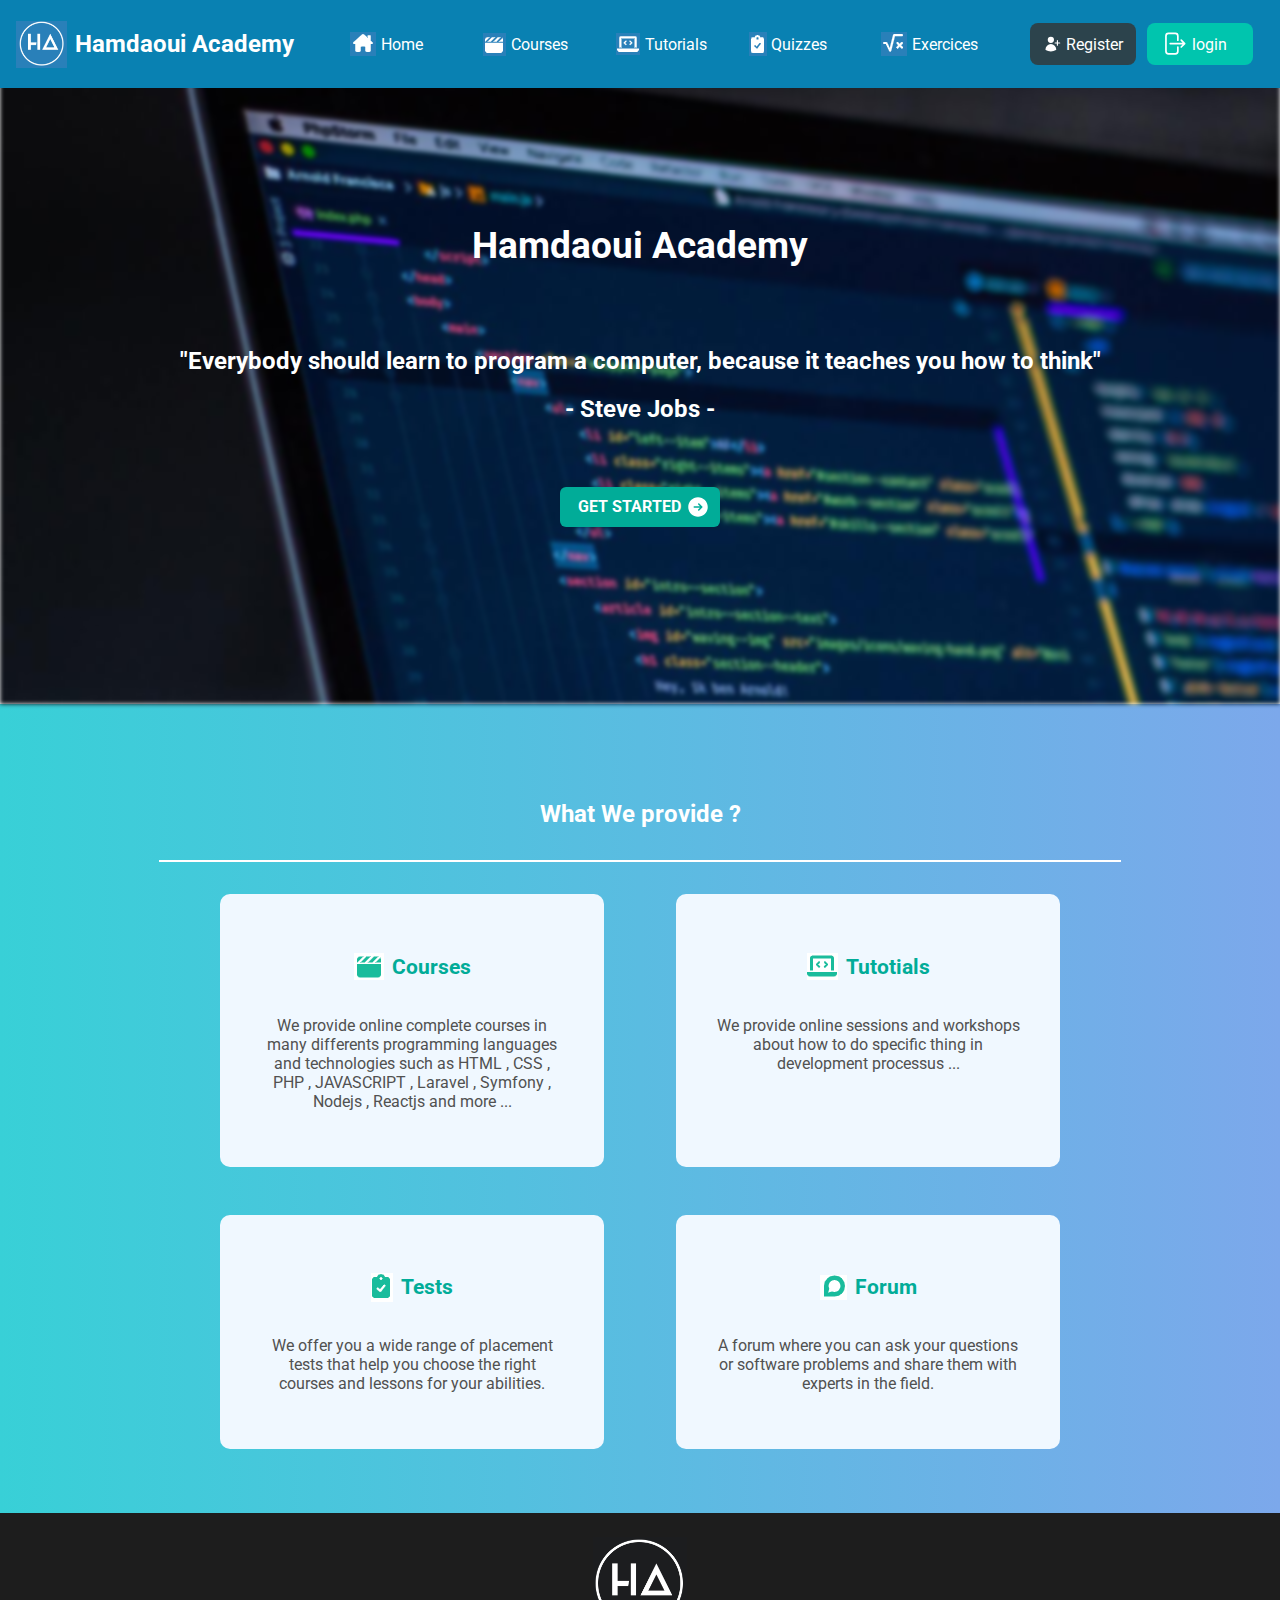
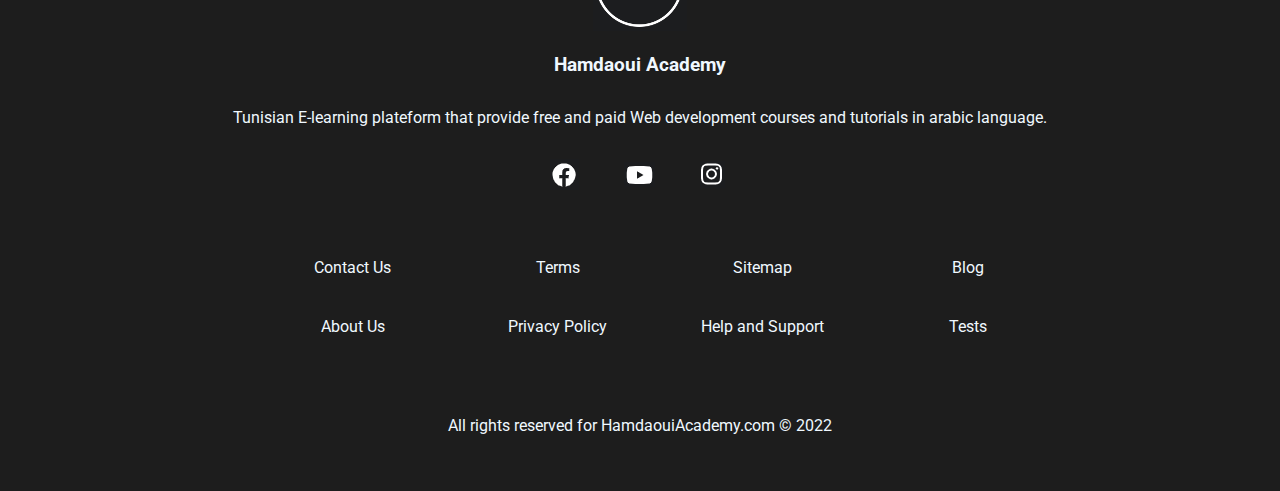
<file: index.html>
<!DOCTYPE html>
<html lang="en">
<head>
    <meta charset="UTF-8">
    <link rel="preconnect" href="https://fonts.googleapis.com">
    <link rel="preconnect" href="https://fonts.gstatic.com" crossorigin>
    <link href="https://fonts.googleapis.com/css2?family=Roboto&display=swap" rel="stylesheet">
    <link rel="stylesheet" href="shared.css">
    <link rel="stylesheet" href="style.css">
    <title>Hamdaoui Academy : Home</title>
</head>
<body>
    <header>
        <div id="page-title">
            <img src="./photos/icons/logo.PNG" alt="logo">
            <a href="index.html">Hamdaoui Academy</a>
        </div>
        <div id="options">
            <ul>
                <li>
                    <a href="index.html">
                        <img src="/photos/icons/home.PNG" alt="home">
                        <p>Home</p>
                    </a>
                </li>
                <li>
                    <a href="courses.html">
                        <img src="/photos/icons/courses.PNG" alt="courses">
                        <p>Courses</p>
                    </a>
                </li>
                <li>
                    <a href="tutorials.html">
                        <img src="/photos/icons/tutos.PNG" alt="tutorials">
                        <p>Tutorials</p>
                    </a>
                </li>
                <li>
                    <a href="quizzes.html">
                        <img src="/photos/icons/quizzes.PNG" alt="quizzes">
                        <p>Quizzes</p>
                    </a>
                </li>
                <li>
                    <a href="exercices.html">
                        <img src="/photos/icons/exercices.PNG" alt="exercices">
                        <p>Exercices</p>
                    </a>
                </li>
            </ul>
        </div>
        <div id="register-login">
            <a href="register.html" id="register">
                <svg xmlns="http://www.w3.org/2000/svg" viewBox="0 0 24 24" fill="currentColor" class="w-6 h-6">
                    <path d="M6.25 6.375a4.125 4.125 0 118.25 0 4.125 4.125 0 01-8.25 0zM3.25 19.125a7.125 7.125 0 0114.25 0v.003l-.001.119a.75.75 0 01-.363.63 13.067 13.067 0 01-6.761 1.873c-2.472 0-4.786-.684-6.76-1.873a.75.75 0 01-.364-.63l-.001-.122zM19.75 7.5a.75.75 0 00-1.5 0v2.25H16a.75.75 0 000 1.5h2.25v2.25a.75.75 0 001.5 0v-2.25H22a.75.75 0 000-1.5h-2.25V7.5z" />
                </svg>  
                <p>Register</p>      
            </a>
            <a href="login.html" id="login">
                <svg xmlns="http://www.w3.org/2000/svg" viewBox="0 0 24 24" fill="currentColor" class="w-6 h-6">
                    <path fill-rule="evenodd" d="M7.5 3.75A1.5 1.5 0 006 5.25v13.5a1.5 1.5 0 001.5 1.5h6a1.5 1.5 0 001.5-1.5V15a.75.75 0 011.5 0v3.75a3 3 0 01-3 3h-6a3 3 0 01-3-3V5.25a3 3 0 013-3h6a3 3 0 013 3V9A.75.75 0 0115 9V5.25a1.5 1.5 0 00-1.5-1.5h-6zm10.72 4.72a.75.75 0 011.06 0l3 3a.75.75 0 010 1.06l-3 3a.75.75 0 11-1.06-1.06l1.72-1.72H9a.75.75 0 010-1.5h10.94l-1.72-1.72a.75.75 0 010-1.06z" clip-rule="evenodd" />
                </svg>                          
                <p>login</p>  
            </a>
        </div>
    </header>

    <main>
        <section id="hero-section">
            <div id="bg-pic"></div>
            <div id="description">
                <h1>Hamdaoui Academy</h1>
                <h2>"Everybody should learn to program a computer, because it teaches you how to think"</h2>
                <h2>- Steve Jobs -</h2>
                <a href="">
                    <p>Get started</p> 
                    <svg xmlns="http://www.w3.org/2000/svg" viewBox="0 0 24 24" fill="currentColor" class="w-6 h-6">
                    <path fill-rule="evenodd" d="M12 2.25c-5.385 0-9.75 4.365-9.75 9.75s4.365 9.75 9.75 9.75 9.75-4.365 9.75-9.75S17.385 2.25 12 2.25zm4.28 10.28a.75.75 0 000-1.06l-3-3a.75.75 0 10-1.06 1.06l1.72 1.72H8.25a.75.75 0 000 1.5h5.69l-1.72 1.72a.75.75 0 101.06 1.06l3-3z" clip-rule="evenodd" />
                   </svg>
                </a>
            </div>
        </section>

        <section id="services">
            <h2>What We provide ?</h2>
            <hr>
            <ul>
                <li class="service">
                    <div class="title">
                        <img src="/photos/icons/courses-green.PNG" alt="courses"> 
                        <p>Courses</p>
                    </div>
                    <div class="details">
                        <p>We provide online complete courses in many differents programming languages and technologies such as HTML , CSS , PHP , JAVASCRIPT , Laravel , Symfony , Nodejs , Reactjs and more ...</p>
                    </div>
                </li>

                <li class="service">
                    <div class="title">
                        <img src="/photos/icons/tutos-green.PNG" alt="tutorials"> 
                        <p>Tutotials</p>
                    </div>
                    <div class="details">
                        <p> We provide online sessions and workshops about how to do specific thing in development processus ...</p>
                    </div>
                </li>
                
                <li class="service">
                    <div class="title">
                        <img src="/photos/icons/tests-green.PNG" alt="tests"> 
                        <p>Tests</p>
                    </div>
                    <div class="details">
                        <p> We offer you a wide range of placement tests that help you choose the right courses and lessons for your abilities.</p>
                    </div>
                </li>
                
                <li class="service">
                    <div class="title">
                        <img src="/photos/icons/forum-green.PNG" alt="Forum"> 
                        <p>Forum</p>
                    </div>
                    <div class="details">
                        <p> A forum where you can ask your questions or software problems and share them with experts in the field.</p>
                    </div>
                </li>
            </ul>
        </section>
    </main>

    <footer>
        <img src="/photos/icons/logo-black.PNG" alt="logo-black">
        <h3>Hamdaoui Academy</h3>
        <p>Tunisian E-learning plateform that provide free and paid Web development courses and tutorials in arabic language.</p>
        <ul id="social-media">
            <li>
                <a href="https://www.facebook.com/">
                    <img src="/photos/icons/facebook.PNG" alt="facebook_icon">
                </a>
            </li>
            <li>
                <a href="https://www.youtube.com/">
                    <img src="/photos/icons/youtube.PNG" alt="youtube_icon">
                </a>
            </li>
            <li>
                <a href="https://www.instagram.com/">
                    <img src="/photos/icons/instagram.PNG" alt="instagram_icon">
                </a>
            </li>
        </ul>
        <ul class="more-info">
            <li> <a href="">Contact Us</a></li>
            <li> <a href="">Terms</a></li>
            <li> <a href="">Sitemap</a></li>
            <li> <a href="">Blog</a></li>
            <li> <a href="">About Us</a></li>
            <li> <a href="">Privacy Policy</a></li>
            <li> <a href="">Help and Support</a></li>
            <li> <a href="">Tests</a></li>
        </ul>
        <p id="rights">All rights reserved for HamdaouiAcademy.com © 2022</p>
    </footer>    
</body>
</html>
</file>
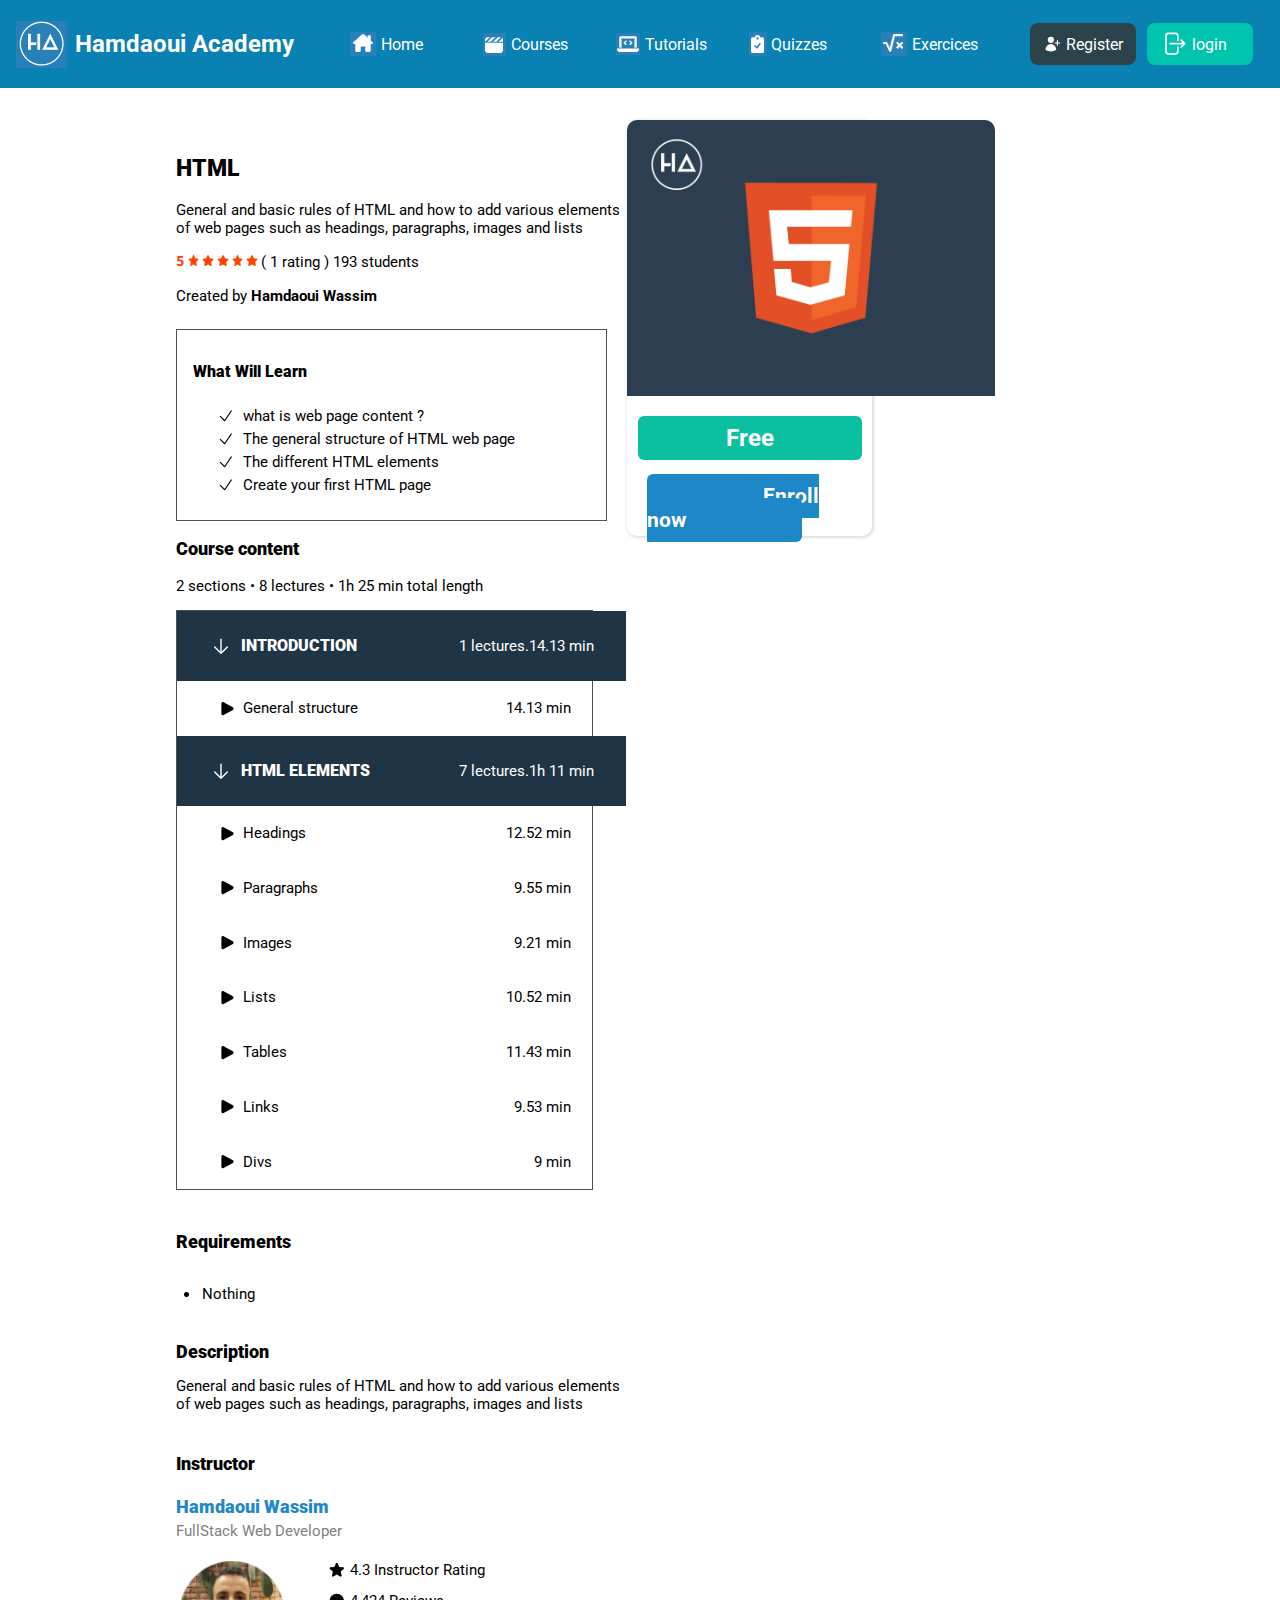
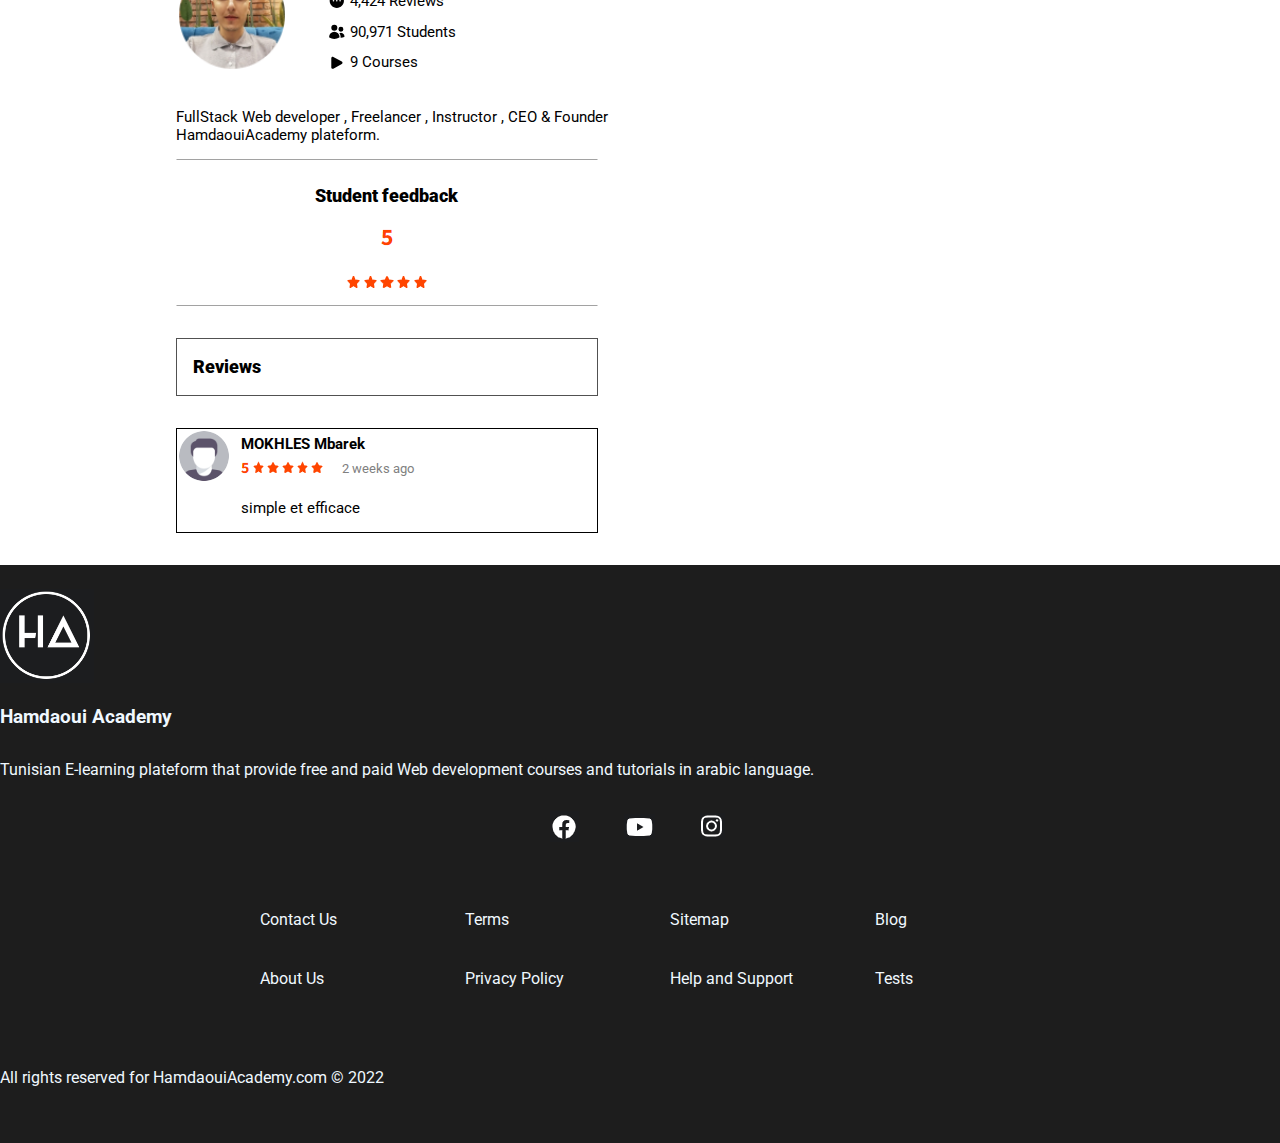
<file: course-HTML.html>
<!DOCTYPE html>
<html lang="en">
<head>
    <meta charset="UTF-8">
    <link rel="preconnect" href="https://fonts.googleapis.com">
    <link rel="preconnect" href="https://fonts.gstatic.com" crossorigin>
    <link href="https://fonts.googleapis.com/css2?family=Roboto&display=swap" rel="stylesheet">
    <link rel="stylesheet" href="shared.css">
    <link rel="stylesheet" href="course-HTML-style.css">
    <title>Hamdaoui Academy : HTML</title>
</head>
<body>
    <header>
        <div id="page-title">
            <img src="./photos/icons/logo.PNG" alt="logo">
            <a href="index.html">Hamdaoui Academy</a>
        </div>
        <div id="options">
            <ul>
                <li>
                    <a href="index.html">
                        <img src="/photos/icons/home.PNG" alt="home">
                        <p>Home</p>
                    </a>
                </li>
                <li>
                    <a href="courses.html">
                        <img src="/photos/icons/courses.PNG" alt="courses">
                        <p>Courses</p>
                    </a>
                </li>
                <li>
                    <a href="tutorials.html">
                        <img src="/photos/icons/tutos.PNG" alt="tutorials">
                        <p>Tutorials</p>
                    </a>
                </li>
                <li>
                    <a href="quizzes.html">
                        <img src="/photos/icons/quizzes.PNG" alt="quizzes">
                        <p>Quizzes</p>
                    </a>
                </li>
                <li>
                    <a href="exercices.html">
                        <img src="/photos/icons/exercices.PNG" alt="exercices">
                        <p>Exercices</p>
                    </a>
                </li>
            </ul>
        </div>
        <div id="register-login">
            <a href="register.html" id="register">
                <svg xmlns="http://www.w3.org/2000/svg" viewBox="0 0 24 24" fill="currentColor" class="w-6 h-6">
                    <path d="M6.25 6.375a4.125 4.125 0 118.25 0 4.125 4.125 0 01-8.25 0zM3.25 19.125a7.125 7.125 0 0114.25 0v.003l-.001.119a.75.75 0 01-.363.63 13.067 13.067 0 01-6.761 1.873c-2.472 0-4.786-.684-6.76-1.873a.75.75 0 01-.364-.63l-.001-.122zM19.75 7.5a.75.75 0 00-1.5 0v2.25H16a.75.75 0 000 1.5h2.25v2.25a.75.75 0 001.5 0v-2.25H22a.75.75 0 000-1.5h-2.25V7.5z" />
                </svg>  
                <p>Register</p>      
            </a>
            <a href="login.html" id="login">
                <svg xmlns="http://www.w3.org/2000/svg" viewBox="0 0 24 24" fill="currentColor" class="w-6 h-6">
                    <path fill-rule="evenodd" d="M7.5 3.75A1.5 1.5 0 006 5.25v13.5a1.5 1.5 0 001.5 1.5h6a1.5 1.5 0 001.5-1.5V15a.75.75 0 011.5 0v3.75a3 3 0 01-3 3h-6a3 3 0 01-3-3V5.25a3 3 0 013-3h6a3 3 0 013 3V9A.75.75 0 0115 9V5.25a1.5 1.5 0 00-1.5-1.5h-6zm10.72 4.72a.75.75 0 011.06 0l3 3a.75.75 0 010 1.06l-3 3a.75.75 0 11-1.06-1.06l1.72-1.72H9a.75.75 0 010-1.5h10.94l-1.72-1.72a.75.75 0 010-1.06z" clip-rule="evenodd" />
                </svg>                          
                <p>login</p>  
            </a>
        </div>
    </header>
    
    <main>
        <div id="space"></div>
        <section id="main-section">
            <section id="main-content">
                <div id="course-intro">
                    <h2> <strong>HTML</strong> </h2>
                    <p>General and basic rules of HTML and how to add various elements of web pages such as headings, paragraphs, images and lists</p>
                    <div id="rating">
                        <img src="/photos/images/stars-orange.PNG" alt="stars">
                        <p>( 1 rating ) 193 students</p>
                    </div>
                    <p>Created by <strong> Hamdaoui Wassim</strong></p>
                </div>
                
                <div id="to_learn">
                    <h3> <strong>What Will Learn</strong> </h3>
                    <div class="learning-step">
                        <svg xmlns="http://www.w3.org/2000/svg" fill="none" viewBox="0 0 24 24" stroke-width="1.5" stroke="currentColor" class="w-6 h-6">
                            <path stroke-linecap="round" stroke-linejoin="round" d="M4.5 12.75l6 6 9-13.5" />
                        </svg>
                        <p>what is web page content ?</p>  
                    </div>
                    <div class="learning-step">
                        <svg xmlns="http://www.w3.org/2000/svg" fill="none" viewBox="0 0 24 24" stroke-width="1.5" stroke="currentColor" class="w-6 h-6">
                            <path stroke-linecap="round" stroke-linejoin="round" d="M4.5 12.75l6 6 9-13.5" />
                        </svg>
                        <p>The general structure of HTML web page</p>  
                    </div>
                    <div class="learning-step">
                        <svg xmlns="http://www.w3.org/2000/svg" fill="none" viewBox="0 0 24 24" stroke-width="1.5" stroke="currentColor" class="w-6 h-6">
                            <path stroke-linecap="round" stroke-linejoin="round" d="M4.5 12.75l6 6 9-13.5" />
                        </svg>
                        <p>The different HTML elements</p>  
                    </div>
                    <div class="learning-step">
                        <svg xmlns="http://www.w3.org/2000/svg" fill="none" viewBox="0 0 24 24" stroke-width="1.5" stroke="currentColor" class="w-6 h-6">
                            <path stroke-linecap="round" stroke-linejoin="round" d="M4.5 12.75l6 6 9-13.5" />
                        </svg>
                        <p>Create your first HTML page</p>  
                    </div>
                </div>
    
                <div id="course-content">
                    <h3> <strong>Course content</strong> </h3>
                    <p>2 sections • 8 lectures • 1h 25 min total length</p>
                    <div id="course-content-details">
                        <div class="course-content-detail">
                            <div class="title" >
                                <svg xmlns="http://www.w3.org/2000/svg" fill="none" viewBox="0 0 24 24" stroke-width="1.5" stroke="currentColor" class="w-6 h-6">
                                    <path stroke-linecap="round" stroke-linejoin="round" d="M12 4.5v15m0 0l6.75-6.75M12 19.5l-6.75-6.75" />
                                </svg>     
                                <h3> <strong> INTRODUCTION</strong></h3>                 
                            </div>
                            <div>
                                <p>1 lectures.14.13 min</p>
                            </div>    
                        </div>
                        
                        <div class="sub-info">
                            <div class="info">
                                <svg xmlns="http://www.w3.org/2000/svg" viewBox="0 0 24 24" fill="currentColor" class="w-6 h-6">
                                    <path fill-rule="evenodd" d="M4.5 5.653c0-1.426 1.529-2.33 2.779-1.643l11.54 6.348c1.295.712 1.295 2.573 0 3.285L7.28 19.991c-1.25.687-2.779-.217-2.779-1.643V5.653z" clip-rule="evenodd" />
                                </svg>                          
                                <p> General structure</p>  
                            </div>
                            <div class="time">
                                <p>14.13 min</p>
                            </div>
                        </div>
                        <div class="course-content-detail">
                            <div class="title" >
                                <svg xmlns="http://www.w3.org/2000/svg" fill="none" viewBox="0 0 24 24" stroke-width="1.5" stroke="currentColor" class="w-6 h-6">
                                    <path stroke-linecap="round" stroke-linejoin="round" d="M12 4.5v15m0 0l6.75-6.75M12 19.5l-6.75-6.75" />
                                </svg>     
                                <h3> <strong>HTML ELEMENTS</strong></h3>                 
                            </div>
                            <div>
                                <p>7 lectures.1h 11 min</p>
                            </div>    
                        </div>
                        
                        <div class="sub-info">
                            <div class="info">
                                <svg xmlns="http://www.w3.org/2000/svg" viewBox="0 0 24 24" fill="currentColor" class="w-6 h-6">
                                    <path fill-rule="evenodd" d="M4.5 5.653c0-1.426 1.529-2.33 2.779-1.643l11.54 6.348c1.295.712 1.295 2.573 0 3.285L7.28 19.991c-1.25.687-2.779-.217-2.779-1.643V5.653z" clip-rule="evenodd" />
                                </svg>                          
                                <p>Headings</p>  
                            </div>
                            <div class="time">
                                <p>12.52 min</p>
                            </div>
                        </div>
    
                        <div class="sub-info">
                            <div class="info">
                                <svg xmlns="http://www.w3.org/2000/svg" viewBox="0 0 24 24" fill="currentColor" class="w-6 h-6">
                                    <path fill-rule="evenodd" d="M4.5 5.653c0-1.426 1.529-2.33 2.779-1.643l11.54 6.348c1.295.712 1.295 2.573 0 3.285L7.28 19.991c-1.25.687-2.779-.217-2.779-1.643V5.653z" clip-rule="evenodd" />
                                </svg>                          
                                <p> Paragraphs</p>  
                            </div>
                            <div class="time">
                                <p>9.55 min</p>
                            </div>
                        </div>
    
                        <div class="sub-info">
                            <div class="info">
                                <svg xmlns="http://www.w3.org/2000/svg" viewBox="0 0 24 24" fill="currentColor" class="w-6 h-6">
                                    <path fill-rule="evenodd" d="M4.5 5.653c0-1.426 1.529-2.33 2.779-1.643l11.54 6.348c1.295.712 1.295 2.573 0 3.285L7.28 19.991c-1.25.687-2.779-.217-2.779-1.643V5.653z" clip-rule="evenodd" />
                                </svg>                          
                                <p>Images</p>  
                            </div>
                            <div class="time">
                                <p>9.21 min</p>
                            </div>
                        </div>
    
                        <div class="sub-info">
                            <div class="info">
                                <svg xmlns="http://www.w3.org/2000/svg" viewBox="0 0 24 24" fill="currentColor" class="w-6 h-6">
                                    <path fill-rule="evenodd" d="M4.5 5.653c0-1.426 1.529-2.33 2.779-1.643l11.54 6.348c1.295.712 1.295 2.573 0 3.285L7.28 19.991c-1.25.687-2.779-.217-2.779-1.643V5.653z" clip-rule="evenodd" />
                                </svg>                          
                                <p> Lists</p>  
                            </div>
                            <div class="time">
                                <p>10.52 min</p>
                            </div>
                        </div>
    
                        <div class="sub-info">
                            <div class="info">
                                <svg xmlns="http://www.w3.org/2000/svg" viewBox="0 0 24 24" fill="currentColor" class="w-6 h-6">
                                    <path fill-rule="evenodd" d="M4.5 5.653c0-1.426 1.529-2.33 2.779-1.643l11.54 6.348c1.295.712 1.295 2.573 0 3.285L7.28 19.991c-1.25.687-2.779-.217-2.779-1.643V5.653z" clip-rule="evenodd" />
                                </svg>                          
                                <p>Tables</p>  
                            </div>
                            <div class="time">
                                <p>11.43 min</p>
                            </div>
                        </div>
    
                        <div class="sub-info">
                            <div class="info">
                                <svg xmlns="http://www.w3.org/2000/svg" viewBox="0 0 24 24" fill="currentColor" class="w-6 h-6">
                                    <path fill-rule="evenodd" d="M4.5 5.653c0-1.426 1.529-2.33 2.779-1.643l11.54 6.348c1.295.712 1.295 2.573 0 3.285L7.28 19.991c-1.25.687-2.779-.217-2.779-1.643V5.653z" clip-rule="evenodd" />
                                </svg>                          
                                <p> Links</p>  
                            </div>
                            <div class="time">
                                <p>9.53 min</p>
                            </div>
                        </div>
    
                        <div class="sub-info">
                            <div class="info">
                                <svg xmlns="http://www.w3.org/2000/svg" viewBox="0 0 24 24" fill="currentColor" class="w-6 h-6">
                                    <path fill-rule="evenodd" d="M4.5 5.653c0-1.426 1.529-2.33 2.779-1.643l11.54 6.348c1.295.712 1.295 2.573 0 3.285L7.28 19.991c-1.25.687-2.779-.217-2.779-1.643V5.653z" clip-rule="evenodd" />
                                </svg>                          
                                <p>  Divs</p>  
                            </div>
                            <div class="time">
                                <p>9 min</p>
                            </div>
                        </div>
                    </div>
                </div>
    
                <div id="requirement">
                    <h3><strong>Requirements</strong></h3>
                    <div>
                        <img src="/photos/icons/point.PNG" alt="point">
                        <p>Nothing</p>
                    </div>
                </div>
    
                <div id="description"> 
                    <h3><strong>Description</strong></h3>
                    <p>General and basic rules of HTML and how to add various elements of web pages such as headings, paragraphs, images and lists</p>
                </div>
    
                <div id="instructor">
                    <h3><strong>Instructor</strong></h3>
                    <div id="instructor-name">
                        <h3><strong>Hamdaoui Wassim</strong></h3>
                        <p>FullStack Web Developer</p>
                    </div>
                    <div id="instructor-info">
                        <img src="/photos/images/instructor.PNG" alt="instructor-pic">
                        <div>
                            <ul>
                                <li>
                                    <svg xmlns="http://www.w3.org/2000/svg" viewBox="0 0 24 24" fill="currentColor" class="w-6 h-6">
                                        <path fill-rule="evenodd" d="M10.788 3.21c.448-1.077 1.976-1.077 2.424 0l2.082 5.007 5.404.433c1.164.093 1.636 1.545.749 2.305l-4.117 3.527 1.257 5.273c.271 1.136-.964 2.033-1.96 1.425L12 18.354 7.373 21.18c-.996.608-2.231-.29-1.96-1.425l1.257-5.273-4.117-3.527c-.887-.76-.415-2.212.749-2.305l5.404-.433 2.082-5.006z" clip-rule="evenodd" />
                                    </svg>
                                    <p> 4.3 Instructor Rating</p>  
                                </li>
    
                                <li>
                                    <svg xmlns="http://www.w3.org/2000/svg" viewBox="0 0 24 24" fill="currentColor" class="w-6 h-6">
                                        <path fill-rule="evenodd" d="M12 2.25c-5.385 0-9.75 4.365-9.75 9.75s4.365 9.75 9.75 9.75 9.75-4.365 9.75-9.75S17.385 2.25 12 2.25zm0 8.625a1.125 1.125 0 100 2.25 1.125 1.125 0 000-2.25zM15.375 12a1.125 1.125 0 112.25 0 1.125 1.125 0 01-2.25 0zM7.5 10.875a1.125 1.125 0 100 2.25 1.125 1.125 0 000-2.25z" clip-rule="evenodd" />
                                    </svg>                                  
                                    <p>  4,424 Reviews</p>  
                                </li>
    
                                <li>
                                    <svg xmlns="http://www.w3.org/2000/svg" viewBox="0 0 24 24" fill="currentColor" class="w-6 h-6">
                                        <path d="M4.5 6.375a4.125 4.125 0 118.25 0 4.125 4.125 0 01-8.25 0zM14.25 8.625a3.375 3.375 0 116.75 0 3.375 3.375 0 01-6.75 0zM1.5 19.125a7.125 7.125 0 0114.25 0v.003l-.001.119a.75.75 0 01-.363.63 13.067 13.067 0 01-6.761 1.873c-2.472 0-4.786-.684-6.76-1.873a.75.75 0 01-.364-.63l-.001-.122zM17.25 19.128l-.001.144a2.25 2.25 0 01-.233.96 10.088 10.088 0 005.06-1.01.75.75 0 00.42-.643 4.875 4.875 0 00-6.957-4.611 8.586 8.586 0 011.71 5.157v.003z" />
                                    </svg>                                                                  
                                    <p>  90,971 Students</p>  
                                </li>
    
                                <li>
                                    <svg xmlns="http://www.w3.org/2000/svg" viewBox="0 0 24 24" fill="currentColor" class="w-6 h-6">
                                        <path fill-rule="evenodd" d="M4.5 5.653c0-1.426 1.529-2.33 2.779-1.643l11.54 6.348c1.295.712 1.295 2.573 0 3.285L7.28 19.991c-1.25.687-2.779-.217-2.779-1.643V5.653z" clip-rule="evenodd" />
                                    </svg>                                                                                                  
                                    <p> 9 Courses</p>  
                                </li>
                            </ul>
                        </div>
                    </div>
                    <p>FullStack Web developer , Freelancer , Instructor , CEO & Founder HamdaouiAcademy plateform.</p>
                </div>
                <div id="student-feedback">
                    <h3><strong>Student feedback</strong></h3>
                    <img src="/photos/images/5stars-orange.PNG" alt="stars">
                </div>
                <div id="reviews">
                    <h3><strong>Reviews</strong></h3>
                </div>
                <div id="review-sec">
                    <div id="review">
                        <img src="/photos/images/review-pic.PNG" alt="pic">
                        <div>
                            <p><strong>MOKHLES Mbarek</strong></p>
                            <div id="rating-review">
                                <img src="/photos/images/stars-orange.PNG" alt="stars">
                                <p> <span> 2 weeks ago </span></p>
                            </div>
                        </div>
                    </div>
                    <p id="rev-p">simple et efficace</p>
                </div>
            </section>
            <aside>
                <img src="/photos/images/html.png" alt="html">
                <h2>Free</h2>
                <a href="">Enroll now</a>
            </aside>
        </section>
    </main>

    <footer>
        <img src="/photos/icons/logo-black.PNG" alt="logo-black">
        <h3>Hamdaoui Academy</h3>
        <p>Tunisian E-learning plateform that provide free and paid Web development courses and tutorials in arabic language.</p>
        <ul id="social-media">
            <li>
                <a href="https://www.facebook.com/">
                    <img src="/photos/icons/facebook.PNG" alt="facebook_icon">
                </a>
            </li>
            <li>
                <a href="https://www.youtube.com/">
                    <img src="/photos/icons/youtube.PNG" alt="youtube_icon">
                </a>
            </li>
            <li>
                <a href="https://www.instagram.com/">
                    <img src="/photos/icons/instagram.PNG" alt="instagram_icon">
                </a>
            </li>
        </ul>
        <ul class="more-info">
            <li> <a href="">Contact Us</a></li>
            <li> <a href="">Terms</a></li>
            <li> <a href="">Sitemap</a></li>
            <li> <a href="">Blog</a></li>
            <li> <a href="">About Us</a></li>
            <li> <a href="">Privacy Policy</a></li>
            <li> <a href="">Help and Support</a></li>
            <li> <a href="">Tests</a></li>
        </ul>
        <p id="rights">All rights reserved for HamdaouiAcademy.com © 2022</p>
    </footer> 
</body>
</file>
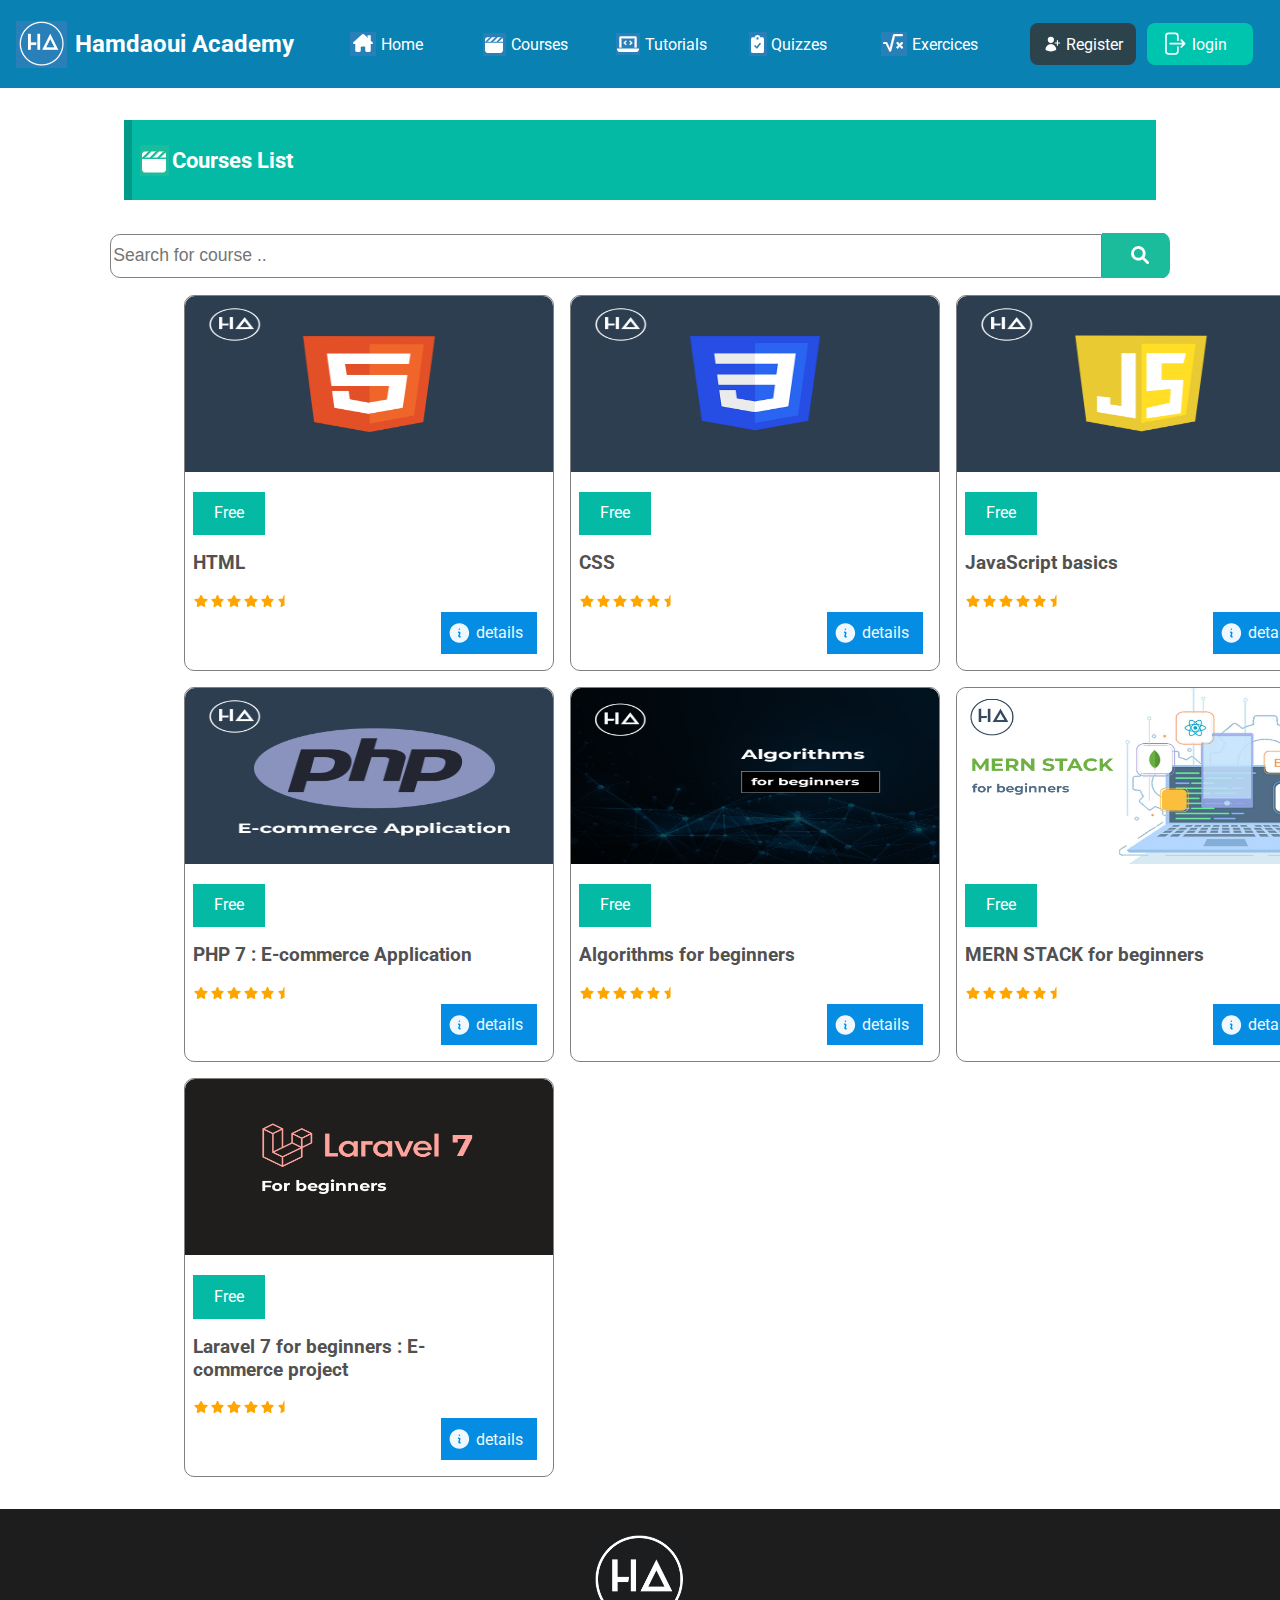
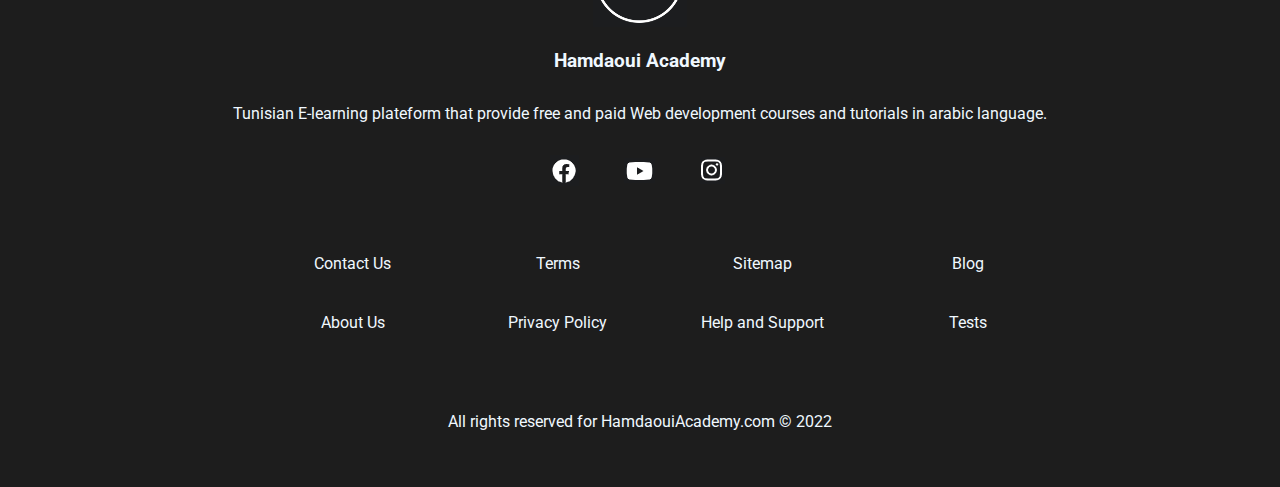
<file: courses.html>
<!DOCTYPE html>
<html lang="en">
<head>
    <meta charset="UTF-8">
    <link rel="preconnect" href="https://fonts.googleapis.com">
    <link rel="preconnect" href="https://fonts.gstatic.com" crossorigin>
    <link href="https://fonts.googleapis.com/css2?family=Roboto&display=swap" rel="stylesheet">
    <link rel="stylesheet" href="shared.css">
    <link rel="stylesheet" href="courses-style.css">
    <title>Hamdaoui Academy : Courses</title>
</head>
<body>
    <header>
        <div id="page-title">
            <img src="./photos/icons/logo.PNG" alt="logo">
            <a href="index.html">Hamdaoui Academy</a>
        </div>
        <div id="options">
            <ul>
                <li>
                    <a href="index.html">
                        <img src="/photos/icons/home.PNG" alt="home">
                        <p>Home</p>
                    </a>
                </li>
                <li>
                    <a href="index.html">
                        <img src="/photos/icons/courses.PNG" alt="courses">
                        <p>Courses</p>
                    </a>
                </li>
                <li>
                    <a href="tutorials.html">
                        <img src="/photos/icons/tutos.PNG" alt="tutorials">
                        <p>Tutorials</p>
                    </a>
                </li>
                <li>
                    <a href="quizzes.html">
                        <img src="/photos/icons/quizzes.PNG" alt="quizzes">
                        <p>Quizzes</p>
                    </a>
                </li>
                <li>
                    <a href="exercices.html">
                        <img src="/photos/icons/exercices.PNG" alt="exercices">
                        <p>Exercices</p>
                    </a>
                </li>
            </ul>
        </div>
        <div id="register-login">
            <a href="register.html" id="register">
                <svg xmlns="http://www.w3.org/2000/svg" viewBox="0 0 24 24" fill="currentColor" class="w-6 h-6">
                    <path d="M6.25 6.375a4.125 4.125 0 118.25 0 4.125 4.125 0 01-8.25 0zM3.25 19.125a7.125 7.125 0 0114.25 0v.003l-.001.119a.75.75 0 01-.363.63 13.067 13.067 0 01-6.761 1.873c-2.472 0-4.786-.684-6.76-1.873a.75.75 0 01-.364-.63l-.001-.122zM19.75 7.5a.75.75 0 00-1.5 0v2.25H16a.75.75 0 000 1.5h2.25v2.25a.75.75 0 001.5 0v-2.25H22a.75.75 0 000-1.5h-2.25V7.5z" />
                </svg>  
                <p>Register</p>      
            </a>
            <a href="login.html" id="login">
                <svg xmlns="http://www.w3.org/2000/svg" viewBox="0 0 24 24" fill="currentColor" class="w-6 h-6">
                    <path fill-rule="evenodd" d="M7.5 3.75A1.5 1.5 0 006 5.25v13.5a1.5 1.5 0 001.5 1.5h6a1.5 1.5 0 001.5-1.5V15a.75.75 0 011.5 0v3.75a3 3 0 01-3 3h-6a3 3 0 01-3-3V5.25a3 3 0 013-3h6a3 3 0 013 3V9A.75.75 0 0115 9V5.25a1.5 1.5 0 00-1.5-1.5h-6zm10.72 4.72a.75.75 0 011.06 0l3 3a.75.75 0 010 1.06l-3 3a.75.75 0 11-1.06-1.06l1.72-1.72H9a.75.75 0 010-1.5h10.94l-1.72-1.72a.75.75 0 010-1.06z" clip-rule="evenodd" />
                </svg>                          
                <p>login</p>  
            </a>
        </div>
    </header>

    <main>
        <div id="space"></div>
        <div id="main-title">
            <img src="/photos/icons/courses-white.PNG" alt="courses">
            <p>Courses List</p>
        </div>

        <div id="search">
            <input type="text" placeholder="Search for course ..">
            <img src="/photos/icons/search-icon.PNG" alt="search-icon">
        </div>
        <div id="list-of-courses">
            <ul>
                <li class="course-option">
                    <img src="/photos/images/html.png" alt="html-icon" class="web-tools-icons">
                    <p class="free-btn">Free</p>
                    <h2>HTML</h2>
                    <img src="/photos/images/stars.PNG" alt="stars" class="stars-img">
                    <a href="course-HTML.html">
                        <svg xmlns="http://www.w3.org/2000/svg" viewBox="0 0 24 24" fill="currentColor" class="w-6 h-6">
                            <path fill-rule="evenodd" d="M2.25 12c0-5.385 4.365-9.75 9.75-9.75s9.75 4.365 9.75 9.75-4.365 9.75-9.75 9.75S2.25 17.385 2.25 12zm8.706-1.442c1.146-.573 2.437.463 2.126 1.706l-.709 2.836.042-.02a.75.75 0 01.67 1.34l-.04.022c-1.147.573-2.438-.463-2.127-1.706l.71-2.836-.042.02a.75.75 0 11-.671-1.34l.041-.022zM12 9a.75.75 0 100-1.5.75.75 0 000 1.5z" clip-rule="evenodd" />
                        </svg>
                        <p>details</p>      
                    </a>
                </li>
                <li class="course-option">
                    <img src="/photos/images/css.png" alt="css-icon" class="web-tools-icons">
                    <p class="free-btn">Free</p>
                    <h2>CSS</h2>
                    <img src="/photos/images/stars.PNG" alt="stars" class="stars-img">
                    <a href="">
                        <svg xmlns="http://www.w3.org/2000/svg" viewBox="0 0 24 24" fill="currentColor" class="w-6 h-6">
                            <path fill-rule="evenodd" d="M2.25 12c0-5.385 4.365-9.75 9.75-9.75s9.75 4.365 9.75 9.75-4.365 9.75-9.75 9.75S2.25 17.385 2.25 12zm8.706-1.442c1.146-.573 2.437.463 2.126 1.706l-.709 2.836.042-.02a.75.75 0 01.67 1.34l-.04.022c-1.147.573-2.438-.463-2.127-1.706l.71-2.836-.042.02a.75.75 0 11-.671-1.34l.041-.022zM12 9a.75.75 0 100-1.5.75.75 0 000 1.5z" clip-rule="evenodd" />
                        </svg>
                        <p>details</p>      
                    </a>
                </li>
                <li class="course-option">
                    <img src="/photos/images/javascript.png" alt="javascript-icon" class="web-tools-icons">
                    <p class="free-btn">Free</p>
                    <h2>JavaScript basics</h2>
                    <img src="/photos/images/stars.PNG" alt="stars" class="stars-img">
                    <a href="">
                        <svg xmlns="http://www.w3.org/2000/svg" viewBox="0 0 24 24" fill="currentColor" class="w-6 h-6">
                            <path fill-rule="evenodd" d="M2.25 12c0-5.385 4.365-9.75 9.75-9.75s9.75 4.365 9.75 9.75-4.365 9.75-9.75 9.75S2.25 17.385 2.25 12zm8.706-1.442c1.146-.573 2.437.463 2.126 1.706l-.709 2.836.042-.02a.75.75 0 01.67 1.34l-.04.022c-1.147.573-2.438-.463-2.127-1.706l.71-2.836-.042.02a.75.75 0 11-.671-1.34l.041-.022zM12 9a.75.75 0 100-1.5.75.75 0 000 1.5z" clip-rule="evenodd" />
                        </svg>
                        <p>details</p>      
                    </a>
                </li>
                <li class="course-option">
                    <img src="/photos/images/angular10.png" alt="angular-icon" class="web-tools-icons">
                    <p class="free-btn">Free</p>
                    <h2>Angular 10 : Drinks Application</h2>
                    <img src="/photos/images/stars.PNG" alt="stars" class="stars-img">
                    <a href="">
                        <svg xmlns="http://www.w3.org/2000/svg" viewBox="0 0 24 24" fill="currentColor" class="w-6 h-6">
                            <path fill-rule="evenodd" d="M2.25 12c0-5.385 4.365-9.75 9.75-9.75s9.75 4.365 9.75 9.75-4.365 9.75-9.75 9.75S2.25 17.385 2.25 12zm8.706-1.442c1.146-.573 2.437.463 2.126 1.706l-.709 2.836.042-.02a.75.75 0 01.67 1.34l-.04.022c-1.147.573-2.438-.463-2.127-1.706l.71-2.836-.042.02a.75.75 0 11-.671-1.34l.041-.022zM12 9a.75.75 0 100-1.5.75.75 0 000 1.5z" clip-rule="evenodd" />
                        </svg>
                        <p>details</p>      
                    </a>
                </li>
                <li class="course-option">
                    <img src="/photos/images/php.png" alt="php-icon" class="web-tools-icons">
                    <p class="free-btn">Free</p>
                    <h2>PHP 7 : E-commerce Application</h2>
                    <img src="/photos/images/stars.PNG" alt="stars" class="stars-img">
                    <a href="">
                        <svg xmlns="http://www.w3.org/2000/svg" viewBox="0 0 24 24" fill="currentColor" class="w-6 h-6">
                            <path fill-rule="evenodd" d="M2.25 12c0-5.385 4.365-9.75 9.75-9.75s9.75 4.365 9.75 9.75-4.365 9.75-9.75 9.75S2.25 17.385 2.25 12zm8.706-1.442c1.146-.573 2.437.463 2.126 1.706l-.709 2.836.042-.02a.75.75 0 01.67 1.34l-.04.022c-1.147.573-2.438-.463-2.127-1.706l.71-2.836-.042.02a.75.75 0 11-.671-1.34l.041-.022zM12 9a.75.75 0 100-1.5.75.75 0 000 1.5z" clip-rule="evenodd" />
                        </svg>
                        <p>details</p>      
                    </a>
                </li>
                <li class="course-option">
                    <img src="/photos/images/algorithms.png" alt="algorithms-icon" class="web-tools-icons">
                    <p class="free-btn">Free</p>
                    <h2>Algorithms for beginners</h2>
                    <img src="/photos/images/stars.PNG" alt="stars" class="stars-img">
                    <a href="">
                        <svg xmlns="http://www.w3.org/2000/svg" viewBox="0 0 24 24" fill="currentColor" class="w-6 h-6">
                            <path fill-rule="evenodd" d="M2.25 12c0-5.385 4.365-9.75 9.75-9.75s9.75 4.365 9.75 9.75-4.365 9.75-9.75 9.75S2.25 17.385 2.25 12zm8.706-1.442c1.146-.573 2.437.463 2.126 1.706l-.709 2.836.042-.02a.75.75 0 01.67 1.34l-.04.022c-1.147.573-2.438-.463-2.127-1.706l.71-2.836-.042.02a.75.75 0 11-.671-1.34l.041-.022zM12 9a.75.75 0 100-1.5.75.75 0 000 1.5z" clip-rule="evenodd" />
                        </svg>
                        <p>details</p>      
                    </a>
                </li>
                <li class="course-option">
                    <img src="/photos/images/mern-stack.png" alt="mern-stack-icon" class="web-tools-icons">
                    <p class="free-btn">Free</p>
                    <h2>MERN STACK for beginners</h2>
                    <img src="/photos/images/stars.PNG" alt="stars" class="stars-img">
                    <a href="">
                        <svg xmlns="http://www.w3.org/2000/svg" viewBox="0 0 24 24" fill="currentColor" class="w-6 h-6">
                            <path fill-rule="evenodd" d="M2.25 12c0-5.385 4.365-9.75 9.75-9.75s9.75 4.365 9.75 9.75-4.365 9.75-9.75 9.75S2.25 17.385 2.25 12zm8.706-1.442c1.146-.573 2.437.463 2.126 1.706l-.709 2.836.042-.02a.75.75 0 01.67 1.34l-.04.022c-1.147.573-2.438-.463-2.127-1.706l.71-2.836-.042.02a.75.75 0 11-.671-1.34l.041-.022zM12 9a.75.75 0 100-1.5.75.75 0 000 1.5z" clip-rule="evenodd" />
                        </svg>
                        <p>details</p>      
                    </a>
                </li>
                <li class="course-option">
                    <img src="/photos/images/mean-stack.png" alt="mean-stack-icon" class="web-tools-icons">
                    <p class="free-btn">Free</p>
                    <h2>MEAN STACK for beginners</h2>
                    <img src="/photos/images/stars.PNG" alt="stars" class="stars-img">
                    <a href="">
                        <svg xmlns="http://www.w3.org/2000/svg" viewBox="0 0 24 24" fill="currentColor" class="w-6 h-6">
                            <path fill-rule="evenodd" d="M2.25 12c0-5.385 4.365-9.75 9.75-9.75s9.75 4.365 9.75 9.75-4.365 9.75-9.75 9.75S2.25 17.385 2.25 12zm8.706-1.442c1.146-.573 2.437.463 2.126 1.706l-.709 2.836.042-.02a.75.75 0 01.67 1.34l-.04.022c-1.147.573-2.438-.463-2.127-1.706l.71-2.836-.042.02a.75.75 0 11-.671-1.34l.041-.022zM12 9a.75.75 0 100-1.5.75.75 0 000 1.5z" clip-rule="evenodd" />
                        </svg>
                        <p>details</p>      
                    </a>
                </li>
                <li class="course-option">
                    <img src="/photos/images/laravel7.png" alt="laravel7-icon" class="web-tools-icons">
                    <p class="free-btn">Free</p>
                    <h2>Laravel 7 for beginners : E-commerce project</h2>
                    <img src="/photos/images/stars.PNG" alt="stars" class="stars-img">
                    <a href="">
                        <svg xmlns="http://www.w3.org/2000/svg" viewBox="0 0 24 24" fill="currentColor" class="w-6 h-6">
                            <path fill-rule="evenodd" d="M2.25 12c0-5.385 4.365-9.75 9.75-9.75s9.75 4.365 9.75 9.75-4.365 9.75-9.75 9.75S2.25 17.385 2.25 12zm8.706-1.442c1.146-.573 2.437.463 2.126 1.706l-.709 2.836.042-.02a.75.75 0 01.67 1.34l-.04.022c-1.147.573-2.438-.463-2.127-1.706l.71-2.836-.042.02a.75.75 0 11-.671-1.34l.041-.022zM12 9a.75.75 0 100-1.5.75.75 0 000 1.5z" clip-rule="evenodd" />
                        </svg>
                        <p>details</p>      
                    </a>
                </li>
            </ul>
        </div>
    </main>

    <footer>
        <img src="/photos/icons/logo-black.PNG" alt="logo-black">
        <h3>Hamdaoui Academy</h3>
        <p>Tunisian E-learning plateform that provide free and paid Web development courses and tutorials in arabic language.</p>
        <ul id="social-media">
            <li>
                <a href="https://www.facebook.com/">
                    <img src="/photos/icons/facebook.PNG" alt="facebook_icon">
                </a>
            </li>
            <li>
                <a href="https://www.youtube.com/">
                    <img src="/photos/icons/youtube.PNG" alt="youtube_icon">
                </a>
            </li>
            <li>
                <a href="https://www.instagram.com/">
                    <img src="/photos/icons/instagram.PNG" alt="instagram_icon">
                </a>
            </li>
        </ul>
        <ul class="more-info">
            <li> <a href="">Contact Us</a></li>
            <li> <a href="">Terms</a></li>
            <li> <a href="">Sitemap</a></li>
            <li> <a href="">Blog</a></li>
            <li> <a href="">About Us</a></li>
            <li> <a href="">Privacy Policy</a></li>
            <li> <a href="">Help and Support</a></li>
            <li> <a href="">Tests</a></li>
        </ul>
        <p id="rights">All rights reserved for HamdaouiAcademy.com © 2022</p>
    </footer> 
</body>
</html>
</file>
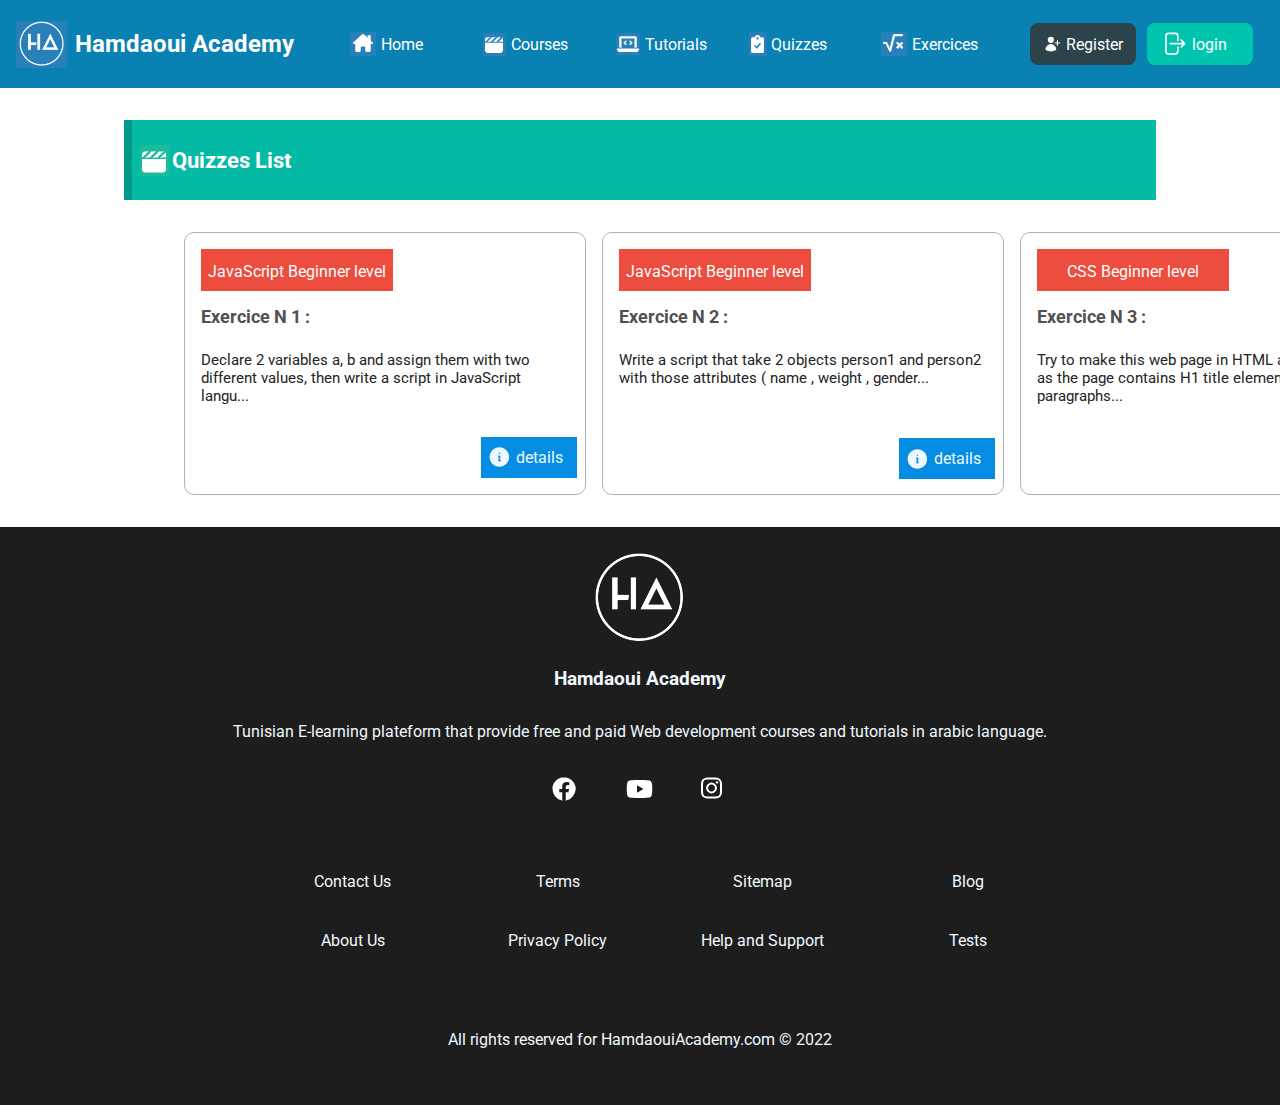
<file: exercices.html>
<!DOCTYPE html>
<html lang="en">
<head>
    <meta charset="UTF-8">
    <link rel="preconnect" href="https://fonts.googleapis.com">
    <link rel="preconnect" href="https://fonts.gstatic.com" crossorigin>
    <link href="https://fonts.googleapis.com/css2?family=Roboto&display=swap" rel="stylesheet">
    <link rel="stylesheet" href="shared.css">
    <link rel="stylesheet" href="exercices-style.css">
    <title>Hamdaoui Academy : Quizzes</title>
</head>
<body>
    <header>
        <div id="page-title">
            <img src="./photos/icons/logo.PNG" alt="logo">
            <a href="index.html">Hamdaoui Academy</a>
        </div>
        <div id="options">
            <ul>
                <li>
                    <a href="index.html">
                        <img src="/photos/icons/home.PNG" alt="home">
                        <p>Home</p>
                    </a>
                </li>
                <li>
                    <a href="courses.html">
                        <img src="/photos/icons/courses.PNG" alt="courses">
                        <p>Courses</p>
                    </a>
                </li>
                <li>
                    <a href="tutorials.html">
                        <img src="/photos/icons/tutos.PNG" alt="tutorials">
                        <p>Tutorials</p>
                    </a>
                </li>
                <li>
                    <a href="quizzes.html">
                        <img src="/photos/icons/quizzes.PNG" alt="quizzes">
                        <p>Quizzes</p>
                    </a>
                </li>
                <li>
                    <a href="exercices.html">
                        <img src="/photos/icons/exercices.PNG" alt="exercices">
                        <p>Exercices</p>
                    </a>
                </li>
            </ul>
        </div>
        <div id="register-login">
            <a href="register.html" id="register">
                <svg xmlns="http://www.w3.org/2000/svg" viewBox="0 0 24 24" fill="currentColor" class="w-6 h-6">
                    <path d="M6.25 6.375a4.125 4.125 0 118.25 0 4.125 4.125 0 01-8.25 0zM3.25 19.125a7.125 7.125 0 0114.25 0v.003l-.001.119a.75.75 0 01-.363.63 13.067 13.067 0 01-6.761 1.873c-2.472 0-4.786-.684-6.76-1.873a.75.75 0 01-.364-.63l-.001-.122zM19.75 7.5a.75.75 0 00-1.5 0v2.25H16a.75.75 0 000 1.5h2.25v2.25a.75.75 0 001.5 0v-2.25H22a.75.75 0 000-1.5h-2.25V7.5z" />
                </svg>  
                <p>Register</p>      
            </a>
            <a href="login.html" id="login">
                <svg xmlns="http://www.w3.org/2000/svg" viewBox="0 0 24 24" fill="currentColor" class="w-6 h-6">
                    <path fill-rule="evenodd" d="M7.5 3.75A1.5 1.5 0 006 5.25v13.5a1.5 1.5 0 001.5 1.5h6a1.5 1.5 0 001.5-1.5V15a.75.75 0 011.5 0v3.75a3 3 0 01-3 3h-6a3 3 0 01-3-3V5.25a3 3 0 013-3h6a3 3 0 013 3V9A.75.75 0 0115 9V5.25a1.5 1.5 0 00-1.5-1.5h-6zm10.72 4.72a.75.75 0 011.06 0l3 3a.75.75 0 010 1.06l-3 3a.75.75 0 11-1.06-1.06l1.72-1.72H9a.75.75 0 010-1.5h10.94l-1.72-1.72a.75.75 0 010-1.06z" clip-rule="evenodd" />
                </svg>                          
                <p>login</p>  
            </a>
        </div>
    </header>
    
    <main>
        <div id="space"></div>
        <div id="main-title">
            <img src="/photos/icons/courses-white.PNG" alt="courses">
            <p>Quizzes List</p>
        </div>
        <div id="list-of-exercices">
            <ul>
                <li class="exercice-option">
                    <p class="type-btn">JavaScript Beginner level</p>
                    <h2>Exercice N 1 :</h2>
                    <p class="exercice-details">Declare 2 variables a, b and assign them with two different values, then write a script in JavaScript langu...</p>
                    <a href="">
                        <svg xmlns="http://www.w3.org/2000/svg" viewBox="0 0 24 24" fill="currentColor" class="w-6 h-6">
                            <path fill-rule="evenodd" d="M2.25 12c0-5.385 4.365-9.75 9.75-9.75s9.75 4.365 9.75 9.75-4.365 9.75-9.75 9.75S2.25 17.385 2.25 12zm8.706-1.442c1.146-.573 2.437.463 2.126 1.706l-.709 2.836.042-.02a.75.75 0 01.67 1.34l-.04.022c-1.147.573-2.438-.463-2.127-1.706l.71-2.836-.042.02a.75.75 0 11-.671-1.34l.041-.022zM12 9a.75.75 0 100-1.5.75.75 0 000 1.5z" clip-rule="evenodd" />
                        </svg>
                        <p>details</p>      
                    </a>
                </li>
                <li class="exercice-option">
                    <p class="type-btn">JavaScript Beginner level</p>
                    <h2>Exercice N 2 :</h2>
                    <p class="exercice-details">Write a script that take 2 objects  person1 and person2 with those attributes ( name , weight , gender...</p>                    
                    <a href="" id="ex2">
                        <svg xmlns="http://www.w3.org/2000/svg" viewBox="0 0 24 24" fill="currentColor" class="w-6 h-6">
                            <path fill-rule="evenodd" d="M2.25 12c0-5.385 4.365-9.75 9.75-9.75s9.75 4.365 9.75 9.75-4.365 9.75-9.75 9.75S2.25 17.385 2.25 12zm8.706-1.442c1.146-.573 2.437.463 2.126 1.706l-.709 2.836.042-.02a.75.75 0 01.67 1.34l-.04.022c-1.147.573-2.438-.463-2.127-1.706l.71-2.836-.042.02a.75.75 0 11-.671-1.34l.041-.022zM12 9a.75.75 0 100-1.5.75.75 0 000 1.5z" clip-rule="evenodd" />
                        </svg>
                        <p>details</p>      
                    </a>
                </li>
                <li class="exercice-option">
                    <p class="type-btn">CSS Beginner level</p>
                    <h2>Exercice N 3 :</h2>
                    <p class="exercice-details">Try to make this web page in HTML and CSS with, such as the page contains H1 title element and 2 paragraphs...</p>                    
                    <a href="">
                        <svg xmlns="http://www.w3.org/2000/svg" viewBox="0 0 24 24" fill="currentColor" class="w-6 h-6">
                            <path fill-rule="evenodd" d="M2.25 12c0-5.385 4.365-9.75 9.75-9.75s9.75 4.365 9.75 9.75-4.365 9.75-9.75 9.75S2.25 17.385 2.25 12zm8.706-1.442c1.146-.573 2.437.463 2.126 1.706l-.709 2.836.042-.02a.75.75 0 01.67 1.34l-.04.022c-1.147.573-2.438-.463-2.127-1.706l.71-2.836-.042.02a.75.75 0 11-.671-1.34l.041-.022zM12 9a.75.75 0 100-1.5.75.75 0 000 1.5z" clip-rule="evenodd" />
                        </svg>
                        <p>details</p>      
                    </a>
                </li>
        </div>
    </main>

    <footer>
        <img src="/photos/icons/logo-black.PNG" alt="logo-black">
        <h3>Hamdaoui Academy</h3>
        <p>Tunisian E-learning plateform that provide free and paid Web development courses and tutorials in arabic language.</p>
        <ul id="social-media">
            <li>
                <a href="https://www.facebook.com/">
                    <img src="/photos/icons/facebook.PNG" alt="facebook_icon">
                </a>
            </li>
            <li>
                <a href="https://www.youtube.com/">
                    <img src="/photos/icons/youtube.PNG" alt="youtube_icon">
                </a>
            </li>
            <li>
                <a href="https://www.instagram.com/">
                    <img src="/photos/icons/instagram.PNG" alt="instagram_icon">
                </a>
            </li>
        </ul>
        <ul class="more-info">
            <li> <a href="">Contact Us</a></li>
            <li> <a href="">Terms</a></li>
            <li> <a href="">Sitemap</a></li>
            <li> <a href="">Blog</a></li>
            <li> <a href="">About Us</a></li>
            <li> <a href="">Privacy Policy</a></li>
            <li> <a href="">Help and Support</a></li>
            <li> <a href="">Tests</a></li>
        </ul>
        <p id="rights">All rights reserved for HamdaouiAcademy.com © 2022</p>
    </footer> 
</body>
</file>
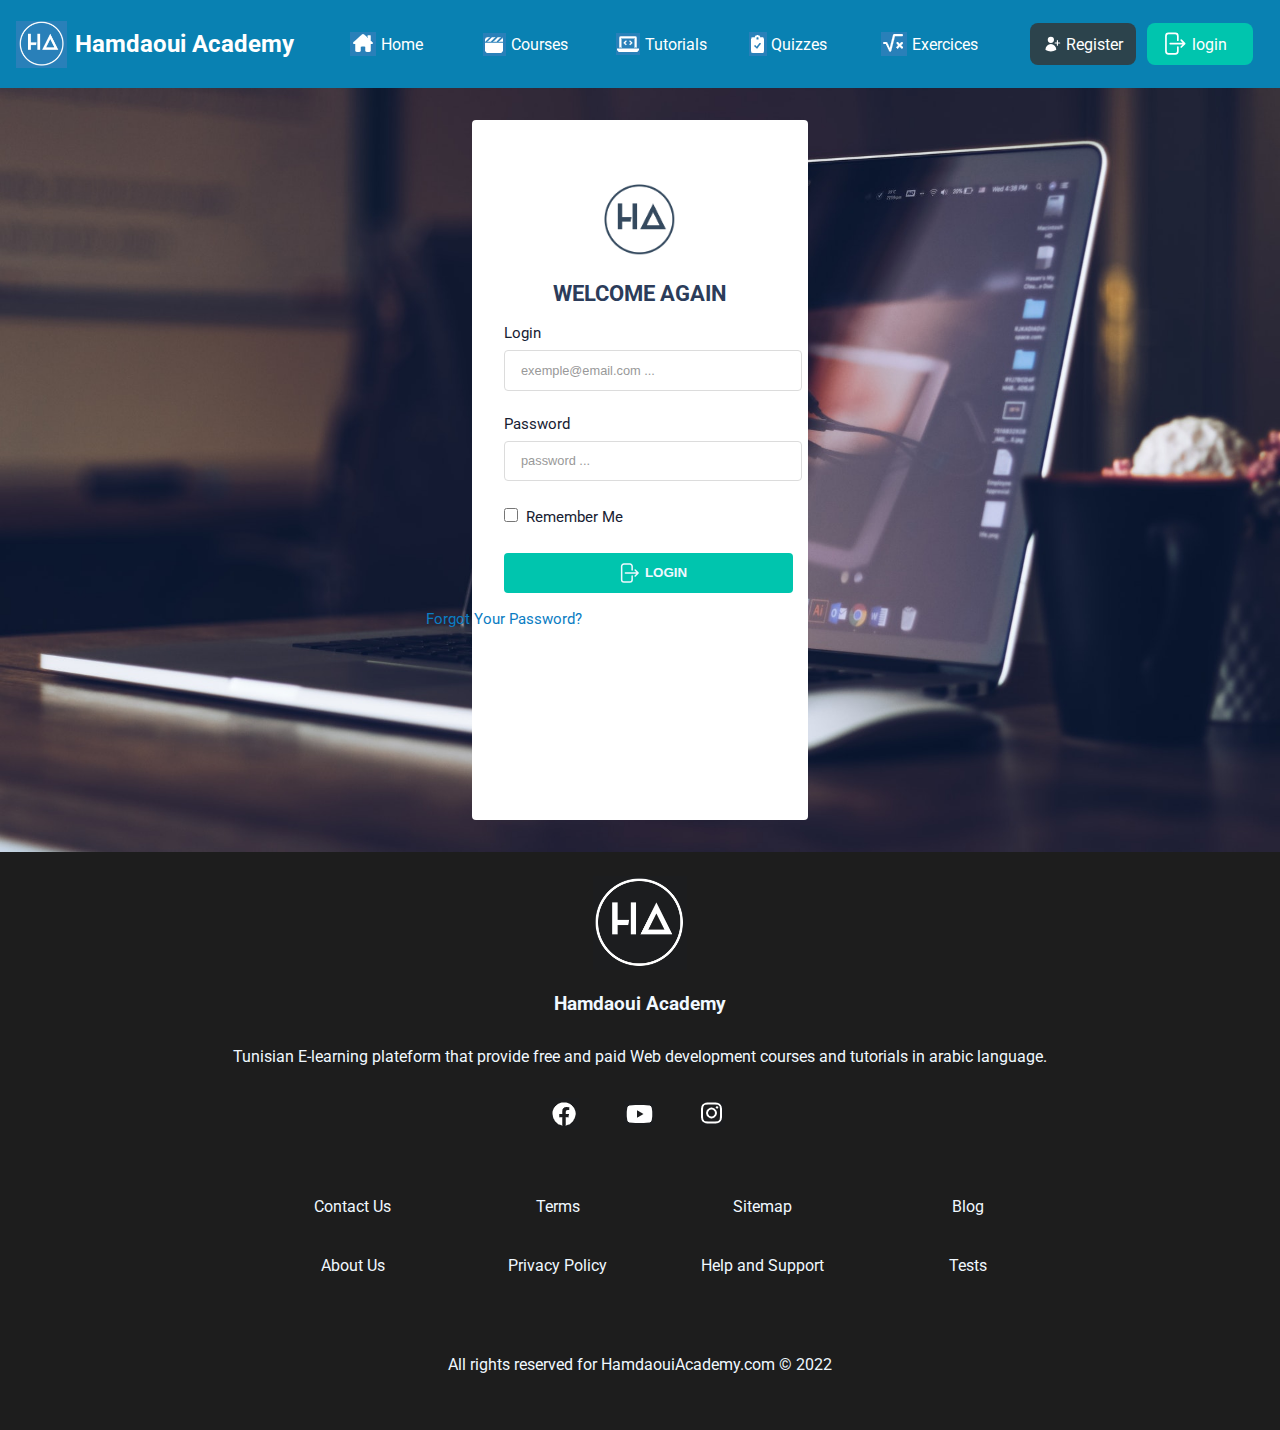
<file: login.html>
<!DOCTYPE html>
<html lang="en">
<head>
    <meta charset="UTF-8">
    <link rel="preconnect" href="https://fonts.googleapis.com">
    <link rel="preconnect" href="https://fonts.gstatic.com" crossorigin>
    <link href="https://fonts.googleapis.com/css2?family=Roboto&display=swap" rel="stylesheet">
    <link rel="stylesheet" href="shared.css">
    <link rel="stylesheet" href="login-style.css">
    <title>Hamdaoui Academy : Login</title>
</head>
<body>
    <header>
        <div id="page-title">
            <img src="./photos/icons/logo.PNG" alt="logo">
            <a href="index.html">Hamdaoui Academy</a>
        </div>
        <div id="options">
            <ul>
                <li>
                    <a href="index.html">
                        <img src="/photos/icons/home.PNG" alt="home">
                        <p>Home</p>
                    </a>
                </li>
                <li>
                    <a href="courses.html">
                        <img src="/photos/icons/courses.PNG" alt="courses">
                        <p>Courses</p>
                    </a>
                </li>
                <li>
                    <a href="tutorials.html">
                        <img src="/photos/icons/tutos.PNG" alt="tutorials">
                        <p>Tutorials</p>
                    </a>
                </li>
                <li>
                    <a href="quizzes.html">
                        <img src="/photos/icons/quizzes.PNG" alt="quizzes">
                        <p>Quizzes</p>
                    </a>
                </li>
                <li>
                    <a href="exercices.html">
                        <img src="/photos/icons/exercices.PNG" alt="exercices">
                        <p>Exercices</p>
                    </a>
                </li>
            </ul>
        </div>
        <div id="register-login">
            <a href="register.html" id="register">
                <svg xmlns="http://www.w3.org/2000/svg" viewBox="0 0 24 24" fill="currentColor" class="w-6 h-6">
                    <path d="M6.25 6.375a4.125 4.125 0 118.25 0 4.125 4.125 0 01-8.25 0zM3.25 19.125a7.125 7.125 0 0114.25 0v.003l-.001.119a.75.75 0 01-.363.63 13.067 13.067 0 01-6.761 1.873c-2.472 0-4.786-.684-6.76-1.873a.75.75 0 01-.364-.63l-.001-.122zM19.75 7.5a.75.75 0 00-1.5 0v2.25H16a.75.75 0 000 1.5h2.25v2.25a.75.75 0 001.5 0v-2.25H22a.75.75 0 000-1.5h-2.25V7.5z" />
                </svg>  
                <p>Register</p>      
            </a>
            <a href="login.html" id="login">
                <svg xmlns="http://www.w3.org/2000/svg" viewBox="0 0 24 24" fill="currentColor" class="w-6 h-6">
                    <path fill-rule="evenodd" d="M7.5 3.75A1.5 1.5 0 006 5.25v13.5a1.5 1.5 0 001.5 1.5h6a1.5 1.5 0 001.5-1.5V15a.75.75 0 011.5 0v3.75a3 3 0 01-3 3h-6a3 3 0 01-3-3V5.25a3 3 0 013-3h6a3 3 0 013 3V9A.75.75 0 0115 9V5.25a1.5 1.5 0 00-1.5-1.5h-6zm10.72 4.72a.75.75 0 011.06 0l3 3a.75.75 0 010 1.06l-3 3a.75.75 0 11-1.06-1.06l1.72-1.72H9a.75.75 0 010-1.5h10.94l-1.72-1.72a.75.75 0 010-1.06z" clip-rule="evenodd" />
                </svg>                          
                <p>login</p>  
            </a>
        </div>
    </header>
    <main>
        <div id="space"></div>
        <form action="">
            <img src="/photos/icons/logo-white.PNG" alt="logo">
            <h2>WELCOME AGAIN</h2>

            <label for="email">Login</label>
            <input type="email" id="email" placeholder="exemple@email.com ..." required >

            <label for="password">Password</label>
            <input type="password" id="password" placeholder="password ..." required >

            <div id="remember-me-checkbox">
                <input type="checkbox" id="Remember-Me">
                <label for="Remember-Me">Remember Me</label>
            </div>

            <button type="submit">
                <svg xmlns="http://www.w3.org/2000/svg" fill="none" viewBox="0 0 24 24" stroke-width="1.5" stroke="currentColor" class="w-6 h-6">
                    <path stroke-linecap="round" stroke-linejoin="round" d="M15.75 9V5.25A2.25 2.25 0 0013.5 3h-6a2.25 2.25 0 00-2.25 2.25v13.5A2.25 2.25 0 007.5 21h6a2.25 2.25 0 002.25-2.25V15m3 0l3-3m0 0l-3-3m3 3H9" />
                </svg>                  
                <p>Login</p>
            </button>
            <a href="" id="forgot_password">Forgot Your Password?</a>
        </form>
    </main>
    <footer>
        <img src="/photos/icons/logo-black.PNG" alt="logo-black">
        <h3>Hamdaoui Academy</h3>
        <p>Tunisian E-learning plateform that provide free and paid Web development courses and tutorials in arabic language.</p>
        <ul id="social-media">
            <li>
                <a href="https://www.facebook.com/">
                    <img src="/photos/icons/facebook.PNG" alt="facebook_icon">
                </a>
            </li>
            <li>
                <a href="https://www.youtube.com/">
                    <img src="/photos/icons/youtube.PNG" alt="youtube_icon">
                </a>
            </li>
            <li>
                <a href="https://www.instagram.com/">
                    <img src="/photos/icons/instagram.PNG" alt="instagram_icon">
                </a>
            </li>
        </ul>
        <ul class="more-info">
            <li> <a href="">Contact Us</a></li>
            <li> <a href="">Terms</a></li>
            <li> <a href="">Sitemap</a></li>
            <li> <a href="">Blog</a></li>
            <li> <a href="">About Us</a></li>
            <li> <a href="">Privacy Policy</a></li>
            <li> <a href="">Help and Support</a></li>
            <li> <a href="">Tests</a></li>
        </ul>
        <p id="rights">All rights reserved for HamdaouiAcademy.com © 2022</p>
    </footer> 
    
</body>
</html>
</file>
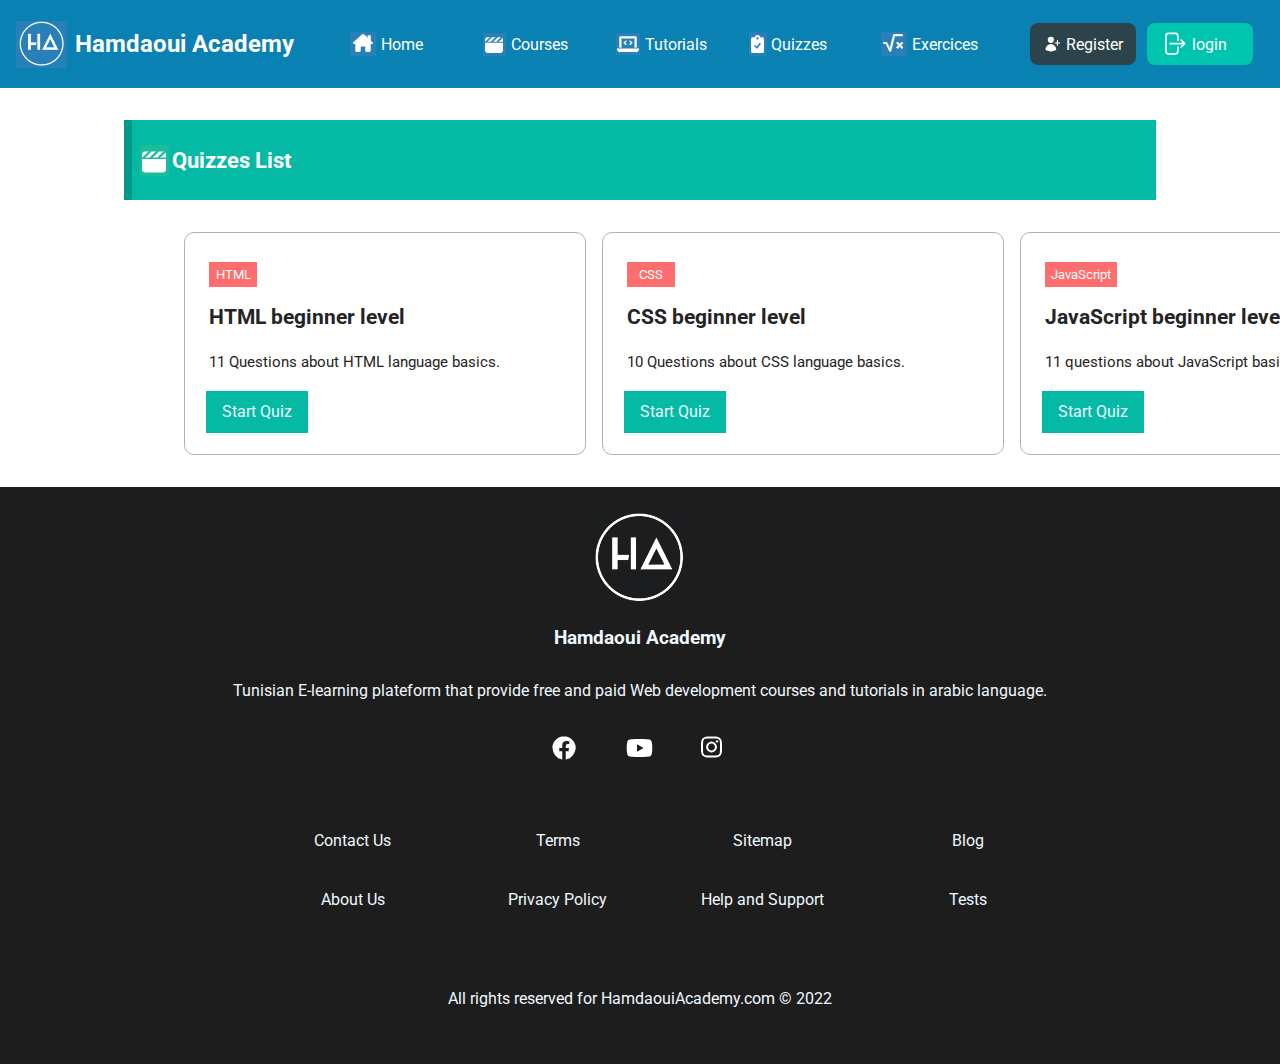
<file: quizzes.html>
<!DOCTYPE html>
<html lang="en">
<head>
    <meta charset="UTF-8">
    <link rel="preconnect" href="https://fonts.googleapis.com">
    <link rel="preconnect" href="https://fonts.gstatic.com" crossorigin>
    <link href="https://fonts.googleapis.com/css2?family=Roboto&display=swap" rel="stylesheet">
    <link rel="stylesheet" href="shared.css">
    <link rel="stylesheet" href="quizzes-style.css">
    <title>Hamdaoui Academy : Quizzes</title>
</head>
<body>
    <header>
        <div id="page-title">
            <img src="./photos/icons/logo.PNG" alt="logo">
            <a href="index.html">Hamdaoui Academy</a>
        </div>
        <div id="options">
            <ul>
                <li>
                    <a href="index.html">
                        <img src="/photos/icons/home.PNG" alt="home">
                        <p>Home</p>
                    </a>
                </li>
                <li>
                    <a href="courses.html">
                        <img src="/photos/icons/courses.PNG" alt="courses">
                        <p>Courses</p>
                    </a>
                </li>
                <li>
                    <a href="tutorials.html">
                        <img src="/photos/icons/tutos.PNG" alt="tutorials">
                        <p>Tutorials</p>
                    </a>
                </li>
                <li>
                    <a href="quizzes.html">
                        <img src="/photos/icons/quizzes.PNG" alt="quizzes">
                        <p>Quizzes</p>
                    </a>
                </li>
                <li>
                    <a href="exercices.html">
                        <img src="/photos/icons/exercices.PNG" alt="exercices">
                        <p>Exercices</p>
                    </a>
                </li>
            </ul>
        </div>
        <div id="register-login">
            <a href="register.html" id="register">
                <svg xmlns="http://www.w3.org/2000/svg" viewBox="0 0 24 24" fill="currentColor" class="w-6 h-6">
                    <path d="M6.25 6.375a4.125 4.125 0 118.25 0 4.125 4.125 0 01-8.25 0zM3.25 19.125a7.125 7.125 0 0114.25 0v.003l-.001.119a.75.75 0 01-.363.63 13.067 13.067 0 01-6.761 1.873c-2.472 0-4.786-.684-6.76-1.873a.75.75 0 01-.364-.63l-.001-.122zM19.75 7.5a.75.75 0 00-1.5 0v2.25H16a.75.75 0 000 1.5h2.25v2.25a.75.75 0 001.5 0v-2.25H22a.75.75 0 000-1.5h-2.25V7.5z" />
                </svg>  
                <p>Register</p>      
            </a>
            <a href="login.html" id="login">
                <svg xmlns="http://www.w3.org/2000/svg" viewBox="0 0 24 24" fill="currentColor" class="w-6 h-6">
                    <path fill-rule="evenodd" d="M7.5 3.75A1.5 1.5 0 006 5.25v13.5a1.5 1.5 0 001.5 1.5h6a1.5 1.5 0 001.5-1.5V15a.75.75 0 011.5 0v3.75a3 3 0 01-3 3h-6a3 3 0 01-3-3V5.25a3 3 0 013-3h6a3 3 0 013 3V9A.75.75 0 0115 9V5.25a1.5 1.5 0 00-1.5-1.5h-6zm10.72 4.72a.75.75 0 011.06 0l3 3a.75.75 0 010 1.06l-3 3a.75.75 0 11-1.06-1.06l1.72-1.72H9a.75.75 0 010-1.5h10.94l-1.72-1.72a.75.75 0 010-1.06z" clip-rule="evenodd" />
                </svg>                          
                <p>login</p>  
            </a>
        </div>
    </header>
    
    <main>
        <div id="space"></div>
        <div id="main-title">
            <img src="/photos/icons/courses-white.PNG" alt="courses">
            <p>Quizzes List</p>
        </div>
        <div id="list-of-quizzes">
            <ul>
                <li class="quiz-option">
                    <p class="type-btn">HTML</p>
                    <h2>HTML beginner level</h2>
                    <p class="quiz-details">11 Questions about HTML language basics.</p>
                    <a href="">Start Quiz</a>
                </li>
                <li class="quiz-option">
                    <p class="type-btn">CSS</p>
                    <h2>CSS beginner level</h2>
                    <p class="quiz-details">10 Questions about CSS language basics.</p>                    
                    <a href="">Start Quiz</a>
                </li>
                <li class="quiz-option">
                    <p class="type-btn" id="js">JavaScript</p>
                    <h2>JavaScript beginner level</h2>
                    <p class="quiz-details">11 questions about JavaScript basics.</p>                    
                    <a href="">Start Quiz</a>
                </li>
        </div>
    </main>

    <footer>
        <img src="/photos/icons/logo-black.PNG" alt="logo-black">
        <h3>Hamdaoui Academy</h3>
        <p>Tunisian E-learning plateform that provide free and paid Web development courses and tutorials in arabic language.</p>
        <ul id="social-media">
            <li>
                <a href="https://www.facebook.com/">
                    <img src="/photos/icons/facebook.PNG" alt="facebook_icon">
                </a>
            </li>
            <li>
                <a href="https://www.youtube.com/">
                    <img src="/photos/icons/youtube.PNG" alt="youtube_icon">
                </a>
            </li>
            <li>
                <a href="https://www.instagram.com/">
                    <img src="/photos/icons/instagram.PNG" alt="instagram_icon">
                </a>
            </li>
        </ul>
        <ul class="more-info">
            <li> <a href="">Contact Us</a></li>
            <li> <a href="">Terms</a></li>
            <li> <a href="">Sitemap</a></li>
            <li> <a href="">Blog</a></li>
            <li> <a href="">About Us</a></li>
            <li> <a href="">Privacy Policy</a></li>
            <li> <a href="">Help and Support</a></li>
            <li> <a href="">Tests</a></li>
        </ul>
        <p id="rights">All rights reserved for HamdaouiAcademy.com © 2022</p>
    </footer> 
</body>
</file>
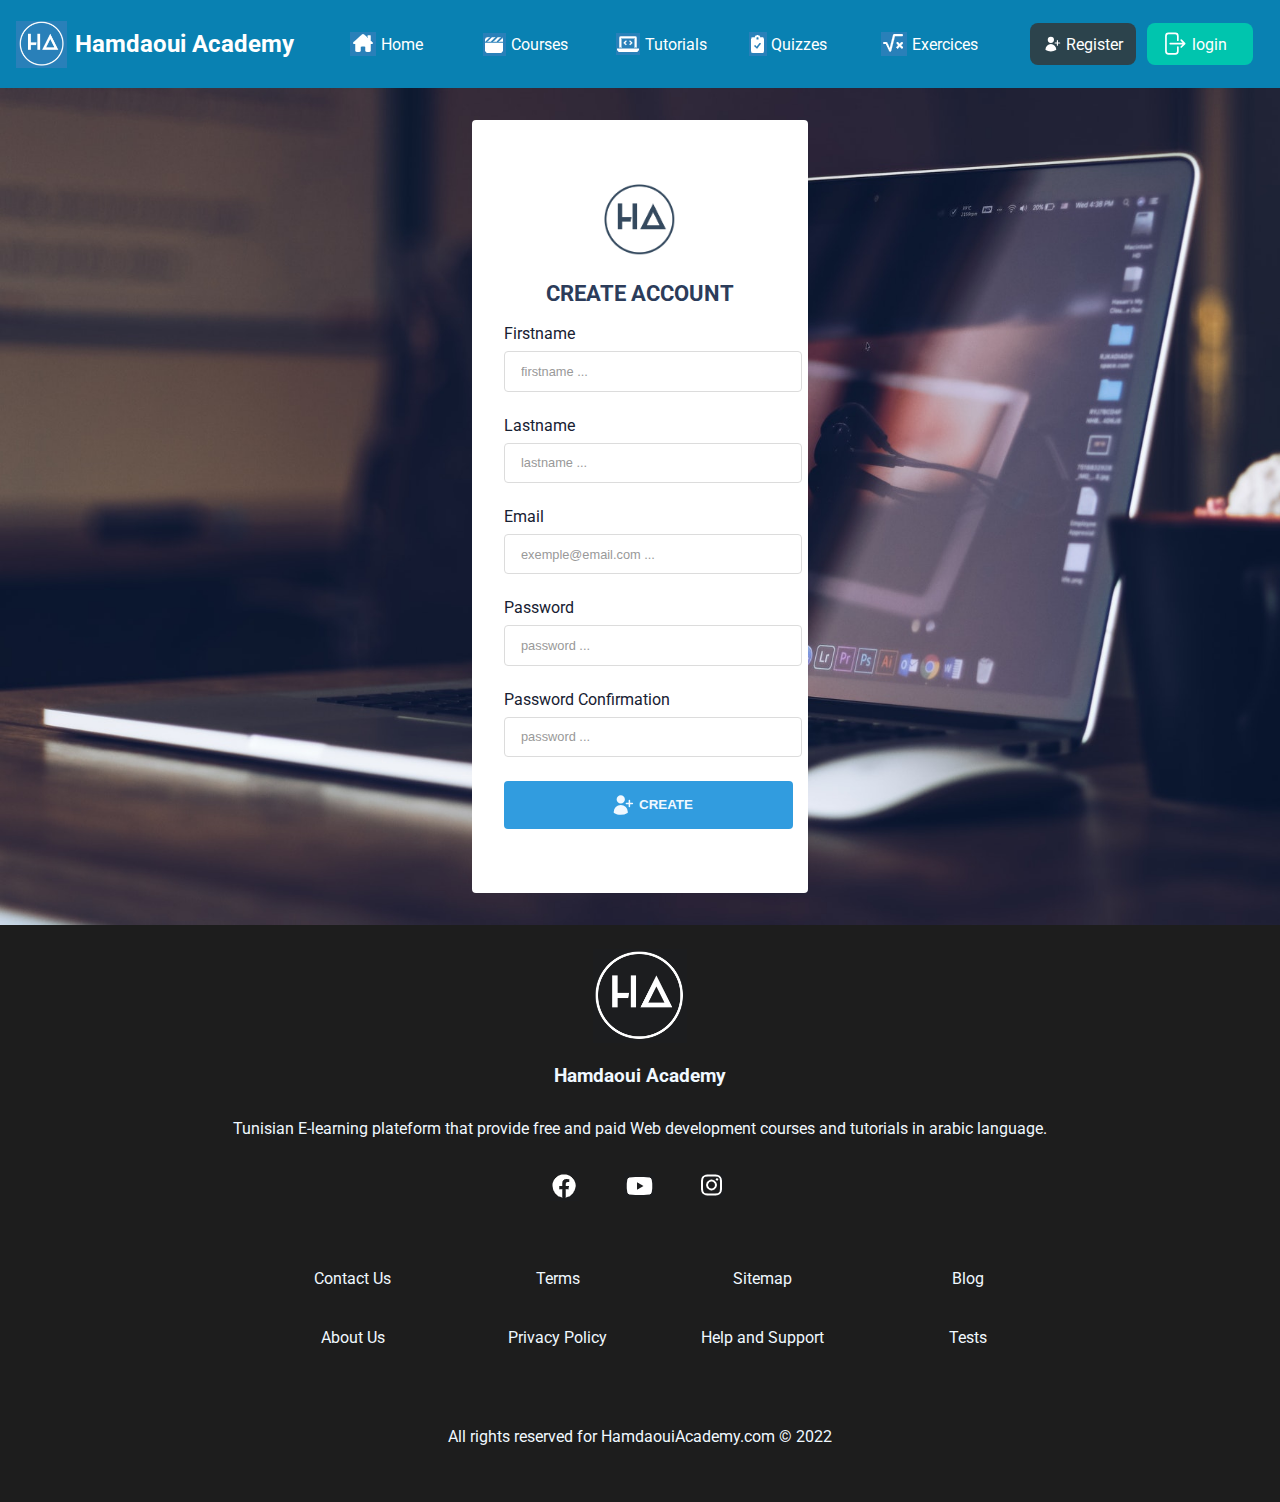
<file: register.html>
<!DOCTYPE html>
<html lang="en">
<head>
    <meta charset="UTF-8">
    <link rel="preconnect" href="https://fonts.googleapis.com">
    <link rel="preconnect" href="https://fonts.gstatic.com" crossorigin>
    <link href="https://fonts.googleapis.com/css2?family=Roboto&display=swap" rel="stylesheet">
    <link rel="stylesheet" href="shared.css">
    <link rel="stylesheet" href="register-style.css">
    <title>Hamdaoui Academy : Register</title>
</head>
<body>
    <header>
        <div id="page-title">
            <img src="./photos/icons/logo.PNG" alt="logo">
            <a href="index.html">Hamdaoui Academy</a>
        </div>
        <div id="options">
            <ul>
                <li>
                    <a href="index.html">
                        <img src="/photos/icons/home.PNG" alt="home">
                        <p>Home</p>
                    </a>
                </li>
                <li>
                    <a href="courses.html">
                        <img src="/photos/icons/courses.PNG" alt="courses">
                        <p>Courses</p>
                    </a>
                </li>
                <li>
                    <a href="tutorials.html">
                        <img src="/photos/icons/tutos.PNG" alt="tutorials">
                        <p>Tutorials</p>
                    </a>
                </li>
                <li>
                    <a href="quizzes.html">
                        <img src="/photos/icons/quizzes.PNG" alt="quizzes">
                        <p>Quizzes</p>
                    </a>
                </li>
                <li>
                    <a href="exercices.html">
                        <img src="/photos/icons/exercices.PNG" alt="exercices">
                        <p>Exercices</p>
                    </a>
                </li>
            </ul>
        </div>
        <div id="register-login">
            <a href="register.html" id="register">
                <svg xmlns="http://www.w3.org/2000/svg" viewBox="0 0 24 24" fill="currentColor" class="w-6 h-6">
                    <path d="M6.25 6.375a4.125 4.125 0 118.25 0 4.125 4.125 0 01-8.25 0zM3.25 19.125a7.125 7.125 0 0114.25 0v.003l-.001.119a.75.75 0 01-.363.63 13.067 13.067 0 01-6.761 1.873c-2.472 0-4.786-.684-6.76-1.873a.75.75 0 01-.364-.63l-.001-.122zM19.75 7.5a.75.75 0 00-1.5 0v2.25H16a.75.75 0 000 1.5h2.25v2.25a.75.75 0 001.5 0v-2.25H22a.75.75 0 000-1.5h-2.25V7.5z" />
                </svg>  
                <p>Register</p>      
            </a>
            <a href="login.html" id="login">
                <svg xmlns="http://www.w3.org/2000/svg" viewBox="0 0 24 24" fill="currentColor" class="w-6 h-6">
                    <path fill-rule="evenodd" d="M7.5 3.75A1.5 1.5 0 006 5.25v13.5a1.5 1.5 0 001.5 1.5h6a1.5 1.5 0 001.5-1.5V15a.75.75 0 011.5 0v3.75a3 3 0 01-3 3h-6a3 3 0 01-3-3V5.25a3 3 0 013-3h6a3 3 0 013 3V9A.75.75 0 0115 9V5.25a1.5 1.5 0 00-1.5-1.5h-6zm10.72 4.72a.75.75 0 011.06 0l3 3a.75.75 0 010 1.06l-3 3a.75.75 0 11-1.06-1.06l1.72-1.72H9a.75.75 0 010-1.5h10.94l-1.72-1.72a.75.75 0 010-1.06z" clip-rule="evenodd" />
                </svg>                          
                <p>login</p>  
            </a>
        </div>
    </header>
    <main>
        <div id="space"></div>
        <form action="">
            <img src="/photos/icons/logo-white.PNG" alt="logo">
            <h2>CREATE ACCOUNT</h2>
            <label for="first_name">Firstname</label>
            <input type="text" id="first-name" placeholder="firstname ..." required >

            <label for="last_name">Lastname</label>
            <input type="text" id="last-name" placeholder="lastname ..." required >

            <label for="email">Email</label>
            <input type="email" id="email" placeholder="exemple@email.com ..." required >

            <label for="password">Password</label>
            <input type="password" id="password" placeholder="password ..." required >
            
            <label for="password">Password Confirmation</label>
            <input type="password" id="password" placeholder="password ..." required >

            <button type="submit">
                <svg xmlns="http://www.w3.org/2000/svg" viewBox="0 0 24 24" fill="currentColor" class="w-6 h-6">
                    <path d="M6.25 6.375a4.125 4.125 0 118.25 0 4.125 4.125 0 01-8.25 0zM3.25 19.125a7.125 7.125 0 0114.25 0v.003l-.001.119a.75.75 0 01-.363.63 13.067 13.067 0 01-6.761 1.873c-2.472 0-4.786-.684-6.76-1.873a.75.75 0 01-.364-.63l-.001-.122zM19.75 7.5a.75.75 0 00-1.5 0v2.25H16a.75.75 0 000 1.5h2.25v2.25a.75.75 0 001.5 0v-2.25H22a.75.75 0 000-1.5h-2.25V7.5z" />
                </svg>
                <p>create</p>
                  
            </button>
        </form>
    </main>
    <footer>
        <img src="/photos/icons/logo-black.PNG" alt="logo-black">
        <h3>Hamdaoui Academy</h3>
        <p>Tunisian E-learning plateform that provide free and paid Web development courses and tutorials in arabic language.</p>
        <ul id="social-media">
            <li>
                <a href="https://www.facebook.com/">
                    <img src="/photos/icons/facebook.PNG" alt="facebook_icon">
                </a>
            </li>
            <li>
                <a href="https://www.youtube.com/">
                    <img src="/photos/icons/youtube.PNG" alt="youtube_icon">
                </a>
            </li>
            <li>
                <a href="https://www.instagram.com/">
                    <img src="/photos/icons/instagram.PNG" alt="instagram_icon">
                </a>
            </li>
        </ul>
        <ul class="more-info">
            <li> <a href="">Contact Us</a></li>
            <li> <a href="">Terms</a></li>
            <li> <a href="">Sitemap</a></li>
            <li> <a href="">Blog</a></li>
            <li> <a href="">About Us</a></li>
            <li> <a href="">Privacy Policy</a></li>
            <li> <a href="">Help and Support</a></li>
            <li> <a href="">Tests</a></li>
        </ul>
        <p id="rights">All rights reserved for HamdaouiAcademy.com © 2022</p>
    </footer> 
    
</body>
</html>
</file>
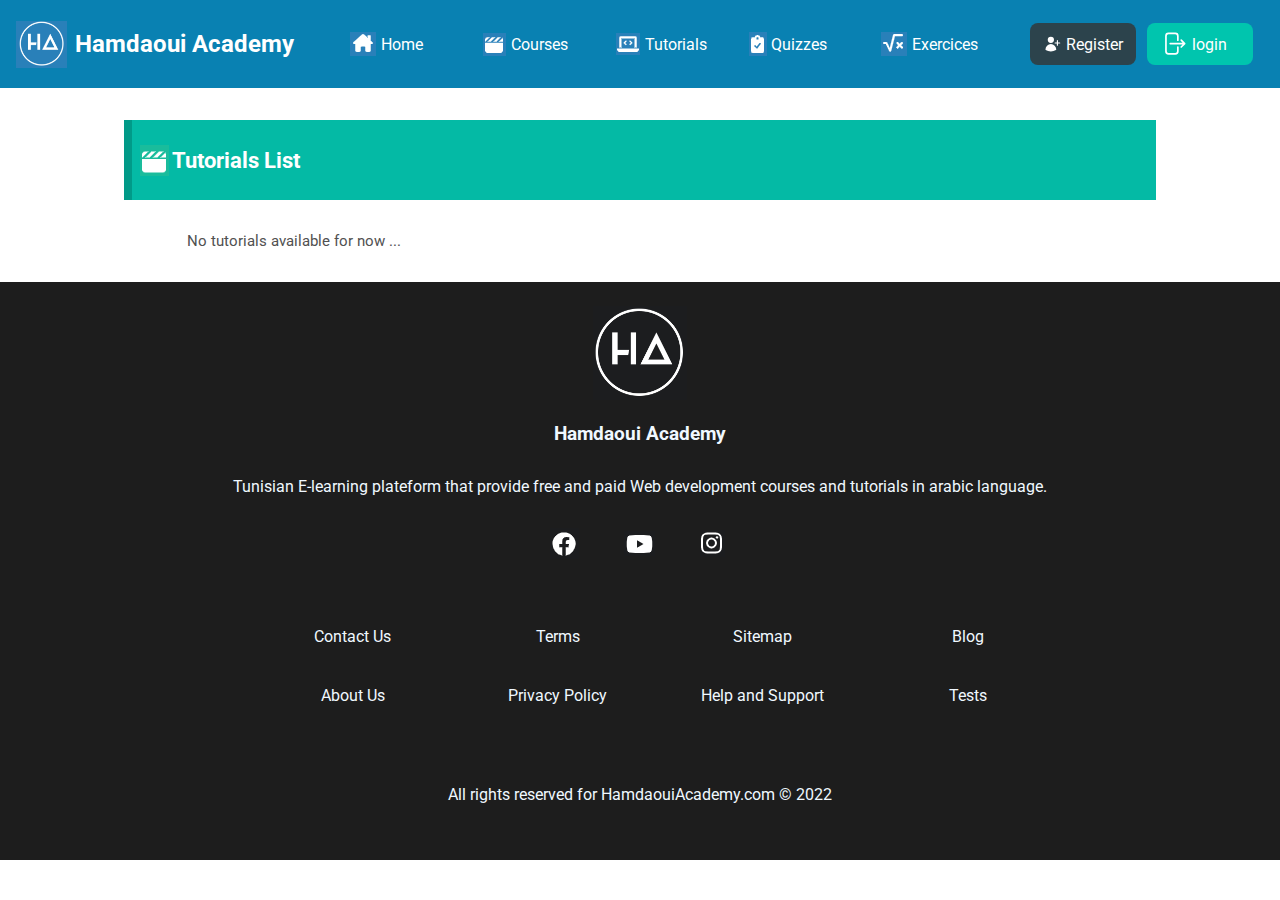
<file: tutorials.html>
<!DOCTYPE html>
<html lang="en">
<head>
    <meta charset="UTF-8">
    <link rel="preconnect" href="https://fonts.googleapis.com">
    <link rel="preconnect" href="https://fonts.gstatic.com" crossorigin>
    <link href="https://fonts.googleapis.com/css2?family=Roboto&display=swap" rel="stylesheet">
    <link rel="stylesheet" href="shared.css">
    <link rel="stylesheet" href="tutorials-style.css">
    <title>Hamdaoui Academy : Tutorials</title>
</head>
<body>
    <header>
        <div id="page-title">
            <img src="./photos/icons/logo.PNG" alt="logo">
            <a href="index.html">Hamdaoui Academy</a>
        </div>
        <div id="options">
            <ul>
                <li>
                    <a href="index.html">
                        <img src="/photos/icons/home.PNG" alt="home">
                        <p>Home</p>
                    </a>
                </li>
                <li>
                    <a href="courses.html">
                        <img src="/photos/icons/courses.PNG" alt="courses">
                        <p>Courses</p>
                    </a>
                </li>
                <li>
                    <a href="tutorials.html">
                        <img src="/photos/icons/tutos.PNG" alt="tutorials">
                        <p>Tutorials</p>
                    </a>
                </li>
                <li>
                    <a href="quizzes.html">
                        <img src="/photos/icons/quizzes.PNG" alt="quizzes">
                        <p>Quizzes</p>
                    </a>
                </li>
                <li>
                    <a href="exercices.html">
                        <img src="/photos/icons/exercices.PNG" alt="exercices">
                        <p>Exercices</p>
                    </a>
                </li>
            </ul>
        </div>
        <div id="register-login">
            <a href="register.html" id="register">
                <svg xmlns="http://www.w3.org/2000/svg" viewBox="0 0 24 24" fill="currentColor" class="w-6 h-6">
                    <path d="M6.25 6.375a4.125 4.125 0 118.25 0 4.125 4.125 0 01-8.25 0zM3.25 19.125a7.125 7.125 0 0114.25 0v.003l-.001.119a.75.75 0 01-.363.63 13.067 13.067 0 01-6.761 1.873c-2.472 0-4.786-.684-6.76-1.873a.75.75 0 01-.364-.63l-.001-.122zM19.75 7.5a.75.75 0 00-1.5 0v2.25H16a.75.75 0 000 1.5h2.25v2.25a.75.75 0 001.5 0v-2.25H22a.75.75 0 000-1.5h-2.25V7.5z" />
                </svg>  
                <p>Register</p>      
            </a>
            <a href="login.html" id="login">
                <svg xmlns="http://www.w3.org/2000/svg" viewBox="0 0 24 24" fill="currentColor" class="w-6 h-6">
                    <path fill-rule="evenodd" d="M7.5 3.75A1.5 1.5 0 006 5.25v13.5a1.5 1.5 0 001.5 1.5h6a1.5 1.5 0 001.5-1.5V15a.75.75 0 011.5 0v3.75a3 3 0 01-3 3h-6a3 3 0 01-3-3V5.25a3 3 0 013-3h6a3 3 0 013 3V9A.75.75 0 0115 9V5.25a1.5 1.5 0 00-1.5-1.5h-6zm10.72 4.72a.75.75 0 011.06 0l3 3a.75.75 0 010 1.06l-3 3a.75.75 0 11-1.06-1.06l1.72-1.72H9a.75.75 0 010-1.5h10.94l-1.72-1.72a.75.75 0 010-1.06z" clip-rule="evenodd" />
                </svg>                          
                <p>login</p>  
            </a>
        </div>
    </header>
    
    <main>
        <div id="space"></div>
        <div id="main-title">
            <img src="/photos/icons/courses-white.PNG" alt="courses">
            <p>Tutorials List</p>
        </div>
        <div id="tutorials_list">
            <p>No tutorials available for now ...</p>
        </div>
    </main>

    <footer>
        <img src="/photos/icons/logo-black.PNG" alt="logo-black">
        <h3>Hamdaoui Academy</h3>
        <p>Tunisian E-learning plateform that provide free and paid Web development courses and tutorials in arabic language.</p>
        <ul id="social-media">
            <li>
                <a href="https://www.facebook.com/">
                    <img src="/photos/icons/facebook.PNG" alt="facebook_icon">
                </a>
            </li>
            <li>
                <a href="https://www.youtube.com/">
                    <img src="/photos/icons/youtube.PNG" alt="youtube_icon">
                </a>
            </li>
            <li>
                <a href="https://www.instagram.com/">
                    <img src="/photos/icons/instagram.PNG" alt="instagram_icon">
                </a>
            </li>
        </ul>
        <ul class="more-info">
            <li> <a href="">Contact Us</a></li>
            <li> <a href="">Terms</a></li>
            <li> <a href="">Sitemap</a></li>
            <li> <a href="">Blog</a></li>
            <li> <a href="">About Us</a></li>
            <li> <a href="">Privacy Policy</a></li>
            <li> <a href="">Help and Support</a></li>
            <li> <a href="">Tests</a></li>
        </ul>
        <p id="rights">All rights reserved for HamdaouiAcademy.com © 2022</p>
    </footer> 
</body>
</file>
<file: shared.css>
body {
    font-family: 'Roboto', sans-serif;
    text-align: center;
    margin: 0;
}

header {
    background-color: rgb(9, 129, 178);
    display: flex;
    flex-direction: row;
    align-items: center;
    justify-content: space-evenly;
    height: 5.5rem;
    width: 100%;
    position: fixed;
    z-index: 9999;
}

#page-title {
    display: flex;
    flex-direction: row;
    align-items: center;
}

#page-title a {
    color: white;
    font-size: 1.5rem;
    font-weight: bold;
}

#page-title img {
    padding-right: 0.5rem;
}

a {
    text-decoration: none;
}

li {
    list-style: none;
}

#options ul {
    display: flex;
    flex-direction: row;

}

#options li {
    padding-right: 2rem;
}

#options a {
    display: flex;
    flex-direction: row;
    align-items: center;
    width: 6.3rem ;
    height: 2.6rem;
    border-radius: 6px;
    transition: box-shadow 0.3s ease-out;
    transition: border-bottom 0.2s ease-out;
}

#options  a:hover {
    box-shadow: 1px 1px 4px rgba(0, 0, 0, 0.545);
    border-bottom: 4px solid rgb(0, 197, 174);
}

#options img {
    padding-right: 0.3rem;
}

#options p {
    color: white;
}

#register-login {
    display: flex;
    flex-direction: row;
}

#register-login svg {
    width: 1.7rem;
    color: white;
    padding-right: 0.3rem;
}

#register-login a{
    display: flex;
    flex-direction: row;
    align-items: center;
    margin-right: 0.7rem;
    width: 5rem ;
    height: 2.6rem;
    padding: 0 0.8rem;
    border-radius: 8px;
}

#register-login p {
    color: white;
}

#register{
    background-color: rgba(53, 53, 52, 0.813);
    transition: box-shadow 0.3s ease-out;
}

#register:hover {
    box-shadow: 1px 1px 4px rgba(0, 0, 0, 0.545);
}

#login {
    background-color: rgb(0, 197, 174);
    transition: background-color 0.2s ease-out;
}

#login:hover {
    background-color: rgb(1, 172, 152);
}

#space {
    height: 7.5rem;
}


#main-title{
    background-color: rgb(4, 186, 165);
    height: 5rem;
    width: 80%;
    margin:0 auto 2rem auto;
    display: flex;
    flex-direction: row;
    align-items: center;
    border-left: 8px solid rgb(1, 154, 136);
}

#main-title img{
    margin-left: 0.5rem;
    margin-right: 0.2rem;
}

#main-title p{
    color: white;
    font-size: 1.4rem;
    font-weight: bold;
}


footer {
    background-color: rgb(29, 29, 29);
    color: aliceblue;
    padding-top: 1.5rem;
    padding-bottom: 2.5rem;

}

footer h3 {
    margin-bottom: 2rem;
}
#social-media {
    display: flex;
    flex-direction: row;
    align-items: center;
    justify-content: center;
    margin-top: 2rem;
    margin-bottom: 4rem;
}

#social-media li {
    margin-right: 2.8rem;
}

.more-info {
    width: 50rem;
    margin:0 auto 5rem auto;
    display: grid;
    grid-template-columns:1fr 1fr 1fr 1fr;
    gap: 40px 20px;
}

.more-info a {
    color: aliceblue;
}

#rights {
    margin-top: 2rem;
}
</file>
<file: style.css>
#bg-pic {
    height: 44rem;
    background-image: url("/photos/images/hero-pic4.jpg");
    filter: blur(2px);
}

#description {
    color: white;
    position: relative;
    bottom: 30rem;
    height: 0rem;

}

#description h1 {
    font-size: 2.3rem;
    margin: 0 0 5rem 0;
}

#description a {
    display: flex;
    flex-direction: row;
    align-items: center;
    position: relative;
    margin: 4rem auto 0 auto;
    width: 9rem;
    height:2.5rem ;
    color: white;
    font-weight: bold;
    background-color: rgb(1, 172, 152);
    padding: 0 0.5rem;
    border-radius: 6px;
    transition: box-shadow 0.2s ease-out;
}

#description a:hover {
    box-shadow: 1px 1px 4px rgba(220, 220, 220, 0.467);
}

#description p {
    margin-left: 0.65rem;
    text-transform: uppercase;
}

#description svg {
    width: 1.5rem;
    margin-left: 0.3rem;
}

#services {
    background: rgb(2,0,36);
    background: linear-gradient(90deg, rgba(2,0,36,1) 0%, rgba(56,208,215,1) 0%, rgba(124,168,235,1) 100%); 
    padding: 4rem;
}

#services h2 {
    margin: 0;
    padding: 2rem;
    color: white;
}

#services hr {
    border: 1.2px solid white;
    width: 60rem;
    position: relative;
    margin: 0 auto 0 auto;

}

#services ul {
    width: 55rem;
    margin:2rem auto 0 auto;
    display: grid;
    grid-template-columns:1fr 1fr;
    gap: 3rem 2rem;
}

.service {
    background-color: aliceblue;
    width: 19rem;
    padding: 2.5rem;
    border-radius: 10px;
}

.title {
    display: flex;
    flex-direction: row;
    align-items: center;
    justify-content: center;
}

.title p{
    margin-left:0.5rem;
    color: rgb(1, 172, 152);
    font-size: 1.3rem;
    font-weight: bold;
}

.details p{
    color: rgb(81, 81, 81);
}
</file>
<file: course-HTML-style.css>
body {
    text-align: start;
}

main {
    padding: 0rem 10.5rem 1rem 0rem;
}

#main-section{
    display: flex;
    flex-direction: row;
}

#main-content {
    width: 60%;
    font-size: 0.95rem;
    margin: 1rem 0 1rem 11rem;
}

#course-intro p{
    margin: 0.5rem 0rem;
}

#rating{
    display: flex;
    flex-direction: row;
    align-items: center;
}

#to_learn {
    border: 1px solid rgb(81, 81, 81);
    padding: 1rem;
    padding-bottom: 1.5rem;
    width: 88%;
    margin-top: 1.5rem;
}

#to_learn h3{
    font-size: 1rem;
    padding-bottom: 0.5rem;
}

.learning-step{
    display: flex;
    flex-direction: row;
    align-items: center;
    padding-left: 1.5rem;
}

.learning-step p{
    margin: 0.15rem 0rem ;
}

.learning-step svg{
    width: 1.1rem;
    margin-right: 0.5rem;
}

#course-content-details{
    width: 92%;
    border: 1px solid rgb(81, 81, 81);
    margin-right: 0;
}

.course-content-detail{
    width: 92.7%;
    display: flex;
    flex-direction: row;
    align-items: center;
    justify-content: space-between;
    background-color: rgb(31, 53, 70);
    color: white;
    padding: 0.6rem 2rem;
    margin-right: 0;
}

.title{
    display: flex;
    flex-direction: row;
    align-items: center;
}

.title h3{
    font-size: 1rem;
}

.title svg{
    width: 1.5rem;
    height: 1.4rem;
    margin-right: 0.5rem;
}

.sub-info {
    width: 95%;
    display: flex;
    flex-direction: row;
    align-items: center;
    justify-content: space-between;
    padding: 0.2rem 0rem;
    
}

.sub-info svg{
    width: 1.3rem;
    height: 1.2rem;
    margin-right: 0.3rem;
}

.info {
    display: flex;
    flex-direction: row;
    align-items: center;
    padding-left: 2.5rem;
}

#requirement{
    padding: 1.5rem 0rem;
}

#requirement div{
    display: flex;
    flex-direction: row;
    align-items: center;
}

#requirement div img{
    margin-right: 0.3rem;
}

#description{
    padding-bottom: 0.5rem;
}

#description h3{
    margin: 0;
}

#instructor{
    margin: 0;
}

#instructor-name h3{
    color: rgb(29, 135, 200);
    padding: 0.3rem 0rem;
    margin: 0;
}

#instructor-name p{
    color:gray;
    margin: 0;
}

#instructor-info{
    display: flex;
    flex-direction: row;
    align-items: center;
}

#instructor-info img{
    height: 7rem;
    width: 7rem;
}

#instructor-info li {
    display: flex;
    flex-direction: row;
    align-items: center;
    padding: 0.4rem 0rem;
}

#instructor-info li p{
    margin: 0;
}

#instructor-info svg{
    width: 1.1rem;
    padding-right: 0.3rem;
}

#student-feedback{
    width: 93%;
    text-align: center;
    border: 1px solid rgb(162, 162, 162);
    border-left-color: transparent;
    border-right-color: transparent;
    padding: 0.5rem 0;
}

#reviews{
    border: 1px solid rgb(81, 81, 81);
    margin: 2rem 0;
    width: 93%;
}

#review-sec{
    border: 1px solid black;
    width: 93%;
}

#rev-p{
    padding-left: 4rem;
}

#reviews h3{
    padding-left: 1rem;
}

#review {
    display: flex;
    flex-direction: row;
    align-items: center;
}

#review img{
    padding-right: 0.5rem;
}

#review p{
    margin: 0.2rem 0;
}

span{
    padding-left: 0.5rem;
    font-size: 0.8rem;
    color: gray;
}

#rating-review{
    display: flex;
    flex-direction: row;
    align-items: center;
}

aside{
    width: 22%;
    height: 26rem;
    box-shadow: 1px 1px 4px rgba(0, 0, 0,0.2);
    border-radius: 10px;
    margin: 0;
    margin-right: 15rem;
}

aside img{
    width: 23rem;
    border-top-left-radius: 10px;
    border-top-right-radius: 10px;
}

aside h2{
    text-align: center;
    background-color: rgb(11, 191, 161);
    width: 85%;
    margin: 1rem auto 1rem auto ;
    padding: 0.5rem;
    color: white;
    border-radius: 6px;
    margin-bottom: 1.5rem;
}

aside a{
    text-align: center;
    background-color:rgb(29, 135, 200);
    position: relative;
    left: 1.2rem;
    padding: 0.65rem 7.3rem;
    color: white;
    border-radius: 6px;
    font-size: 1.3rem;
    font-weight: bold;
}
</file>
<file: courses-style.css>
#search {
    display: flex;
    flex-direction: row;
    align-items: center;
    justify-content: center;
    margin-bottom: 1rem;
}

#search input{
    height: 2.5rem;
    width: 77%;
    border-top-left-radius: 10px;
    border-bottom-left-radius: 10px;
    border: 1px solid grey;
    font-size: 1.1rem;
}

#search img {
    border-end-end-radius: 10px;
    border-top-right-radius: 10px;
}

#list-of-courses ul {
    width: 80%;
    margin: 0 auto 2rem 9rem;
    display: grid;
    grid-template-columns:1fr 1fr 1fr 1fr;
    gap: 1rem 1rem;
}

.course-option {
    border: 1px solid gray;
    width: 23rem;
    border-radius: 10px;
}

.web-tools-icons{
    height: 11rem;
    width: 23rem;
    border-top-left-radius: 10px;
    border-top-right-radius: 10px;
}

.free-btn{
    background-color: rgb(4, 186, 165);
    color: white;
    height: 2rem;
    width: 4.5rem;
    padding-top: 0.7rem;
    margin-left: 0.5rem;
}

.course-option h2{
    width: 20rem;
    font-size: 1.2rem;
    color: rgb(81, 81, 81);
    text-align: left;
    margin-left: 0.5rem;
}

.stars-img{
    display: block;
    margin-left: 0.5rem;
}

.course-option a{
    display: flex;
    flex-direction: row;
    align-items: center;
    position: relative;
    left: 16rem;
    color: aliceblue;
    background-color: rgb(4, 141, 226);
    width: 6rem;
    height: 2.2rem;
    margin-bottom: 1rem;
    padding: 0.2rem 0;
    transition: background-color 0.3s ease-out;
    transition: box-shadow 0.3s ease-out;
}

.course-option a:hover{
    background-color: rgb(5, 116, 185);
    box-shadow: 1px 1px 4px rgba(0, 0, 0,0.2);
}

.course-option svg {
    height: 1.5rem;
    padding: 0 0.3rem 0 0.4rem;
}
</file>
<file: exercices-style.css>
#list-of-exercices ul {
    width: 80%;
    margin: 0 auto 2rem 9rem;
    display: grid;
    grid-template-columns:1fr 1fr 1fr 1fr;
    gap: 1rem 1rem;
}

.exercice-option {
    border: 1px solid rgb(179, 178, 178);
    width: 23rem;
    border-radius: 10px;
    padding: 0rem 1rem 1rem 1rem;
}

.type-btn{
    background-color: rgb(236, 77, 63);
    color: white;
    height: 1.8rem;
    width: 12rem;
    padding-top: 0.8rem;
    font-size: 1rem;
}


.exercice-option h2{
    width: 20rem;
    font-size: 1.1rem;
    color: rgb(81, 81, 81);
    text-align: left;
    margin-bottom: 1.5rem;
}

.exercice-details{
    text-align: left;
    font-size: 0.95rem;
    color: rgb(36, 36, 36);
    margin-bottom: 2rem ;
}

.exercice-option a{
    position: relative;
    right: 8rem;
    color: aliceblue;
    background-color: rgb(4, 186, 165);
    width: 8rem;
    height: 3rem;
    padding: 0.7rem 1rem;
    transition: background-color 0.3s ease-out;
    transition: box-shadow 0.2s ease-out;
}

.exercice-option a:hover{
    background-color: rgb(1, 154, 136);
    box-shadow: 1px 1px 4px rgba(1, 154, 136, 0.786);
}

.exercice-option a{
    display: flex;
    flex-direction: row;
    align-items: center;
    position: relative;
    left: 17.5rem;
    color: aliceblue;
    background-color: rgb(4, 141, 226);
    width: 6rem;
    height: 2.2rem;
    padding: 0.2rem 0;
    transition: background-color 0.3s ease-out;
    transition: box-shadow 0.3s ease-out;
}

.exercice-option a:hover{
    background-color: rgb(5, 116, 185);
    box-shadow: 1px 1px 4px rgba(0, 0, 0,0.2);
}

.exercice-option svg {
    height: 1.5rem;
    padding: 0 0.3rem 0 0.4rem;
}

#ex2 {
    bottom: -1.2rem;
}
</file>
<file: login-style.css>
main{
    background-image: url(/photos/images/login-bg2.jpg);
    background-size:cover ;
    padding: 2rem;
}

#space {
    height:3.5rem;
}

form{
    background-color: white;
    width: 25%;
    position: relative;
    margin: 2rem auto 0rem auto;
    padding: 4rem 1rem 12rem 1rem;
    border-radius: 4px;
}

form h2{
    color: rgb(44, 60, 90);
    font-size: 1.4rem;
}

form label{
    display: block;
    text-align: left;
    color: rgb(23, 33, 50);
    margin-bottom: 0.5rem;
    margin-left: 1rem;
    font-size: 0.95rem;
}

form input{
    display: block;
    text-align: left;
    height: 2rem;
    width: 91% ;
    border: 1px solid gainsboro;
    border-radius: 4px;
    margin-left: 1rem;
    padding: 0.2rem 0.2rem 0.2rem 1rem;
    margin-bottom: 1.5rem;
}

::placeholder{
    font-size: 0.8rem;
    color: rgb(153, 153, 153);
}


#remember-me-checkbox {
    display: flex;
    flex-direction: row;
    align-items:baseline;
    height: 2rem;
    margin-bottom: 1rem;
}

#remember-me-checkbox input {
    width: 0.9rem;
    height: 0.9rem;
}


#remember-me-checkbox label {
    margin: 0 0.3rem;
}

button {
    width: 95%;
    height: 2.5rem;
    display: flex;
    flex-direction: row;
    align-items: center;
    justify-content: center;
    margin-left: 1rem;
    margin-bottom: 1rem;
    border-color: transparent;
    background-color: rgb(0, 197, 174) ;
    border-radius: 4px;
    transition: background-color 0.4s ease-out;
    transition: box-shadow 0.4s ease-out;
}

button:hover{
    background-color:  rgb(1, 172, 152);
    box-shadow: 1px 1px 4px rgba(0, 0, 0,0.2);
}

button svg {
    height: 1.5rem;
    padding: 0 0.3rem 0 0.4rem;
    color: aliceblue;
}

button p{
    color: aliceblue;
    text-transform: uppercase;
    font-weight: bold;
}

#forgot_password {
    font-size: 0.95rem;
    color: rgb(11, 125, 195);
    width: 8rem;
    position: relative;
    right: 8.5rem;
}

#forgot_password:hover{
    color: rgb(9, 98, 154);
}
</file>
<file: quizzes-style.css>
#list-of-quizzes ul {
    width: 80%;
    margin: 0 auto 2rem 9rem;
    display: grid;
    grid-template-columns:1fr 1fr 1fr 1fr;
    gap: 1rem 1rem;
}

.quiz-option {
    border: 1px solid rgb(179, 178, 178);
    width: 23rem;
    border-radius: 10px;
    padding: 1rem 1rem 2rem 1rem;
}

.type-btn{
    background-color: rgb(254, 110, 110);
    color: white;
    height: 1.3rem;
    width: 3rem;
    padding-top: 0.3rem;
    margin-left: 0.5rem;
    font-size: 0.8rem;
}

#js {
    width: 4.5rem;
}

.quiz-option h2{
    width: 20rem;
    font-size: 1.3rem;
    color: rgb(36, 36, 36);
    text-align: left;
    margin-left: 0.5rem;
    margin-bottom: 1.5rem;
}

.quiz-details{
    text-align: left;
    margin-left: 0.5rem;
    font-size: 0.95rem;
    color: rgb(36, 36, 36);
    margin-bottom: 2rem ;
}

.quiz-option a{
    position: relative;
    right: 8rem;
    color: aliceblue;
    background-color: rgb(4, 186, 165);
    width: 8rem;
    height: 3rem;
    padding: 0.7rem 1rem;
    transition: background-color 0.3s ease-out;
    transition: box-shadow 0.2s ease-out;
}

.quiz-option a:hover{
    background-color: rgb(1, 154, 136);
    box-shadow: 1px 1px 4px rgba(1, 154, 136, 0.786);
}
</file>
<file: register-style.css>
main{
    background-image: url(/photos/images/login-bg2.jpg);
    background-size:cover ;
    padding: 2rem;
}

#space {
    height:3.5rem;
}

form{
    background-color: white;
    width: 25%;
    position: relative;
    margin: 2rem auto 0rem auto;
    padding: 4rem 1rem;
    border-radius: 4px;
}

form h2{
    color: rgb(44, 60, 90);
    font-size: 1.4rem;
}

form label{
    display: block;
    text-align: left;
    color: rgb(23, 33, 50);
    margin-bottom: 0.5rem;
    margin-left: 1rem;
}

form input{
    display: block;
    text-align: left;
    height: 2rem;
    width: 91% ;
    border: 1px solid gainsboro;
    border-radius: 4px;
    margin-left: 1rem;
    padding: 0.2rem 0.2rem 0.2rem 1rem;
    margin-bottom: 1.5rem;
}

::placeholder{
    font-size: 0.8rem;
    color: rgb(153, 153, 153);
}

button {
    width: 95%;
    display: flex;
    flex-direction: row;
    align-items: center;
    justify-content: center;
    margin-left: 1rem;
    border-color: transparent;
    background-color:rgb(49, 156, 223) ;
    border-radius: 4px;
    transition: background-color 0.4s ease-out;
    transition: box-shadow 0.4s ease-out;
}

button:hover{
    background-color: rgb(35, 134, 195);
    box-shadow: 1px 1px 4px rgba(0, 0, 0,0.2);
}

button svg {
    height: 1.5rem;
    padding: 0 0.3rem 0 0.4rem;
    color: aliceblue;
}

button p{
    color: aliceblue;
    text-transform: uppercase;
    font-weight: bold;
}
</file>
<file: tutorials-style.css>
#tutorials_list p{
    text-align: start;
    margin-left: 11.7rem;
    margin-bottom: 2rem;
    color: rgb(81, 81, 81);
    font-size: 0.95rem;
}
</file>
